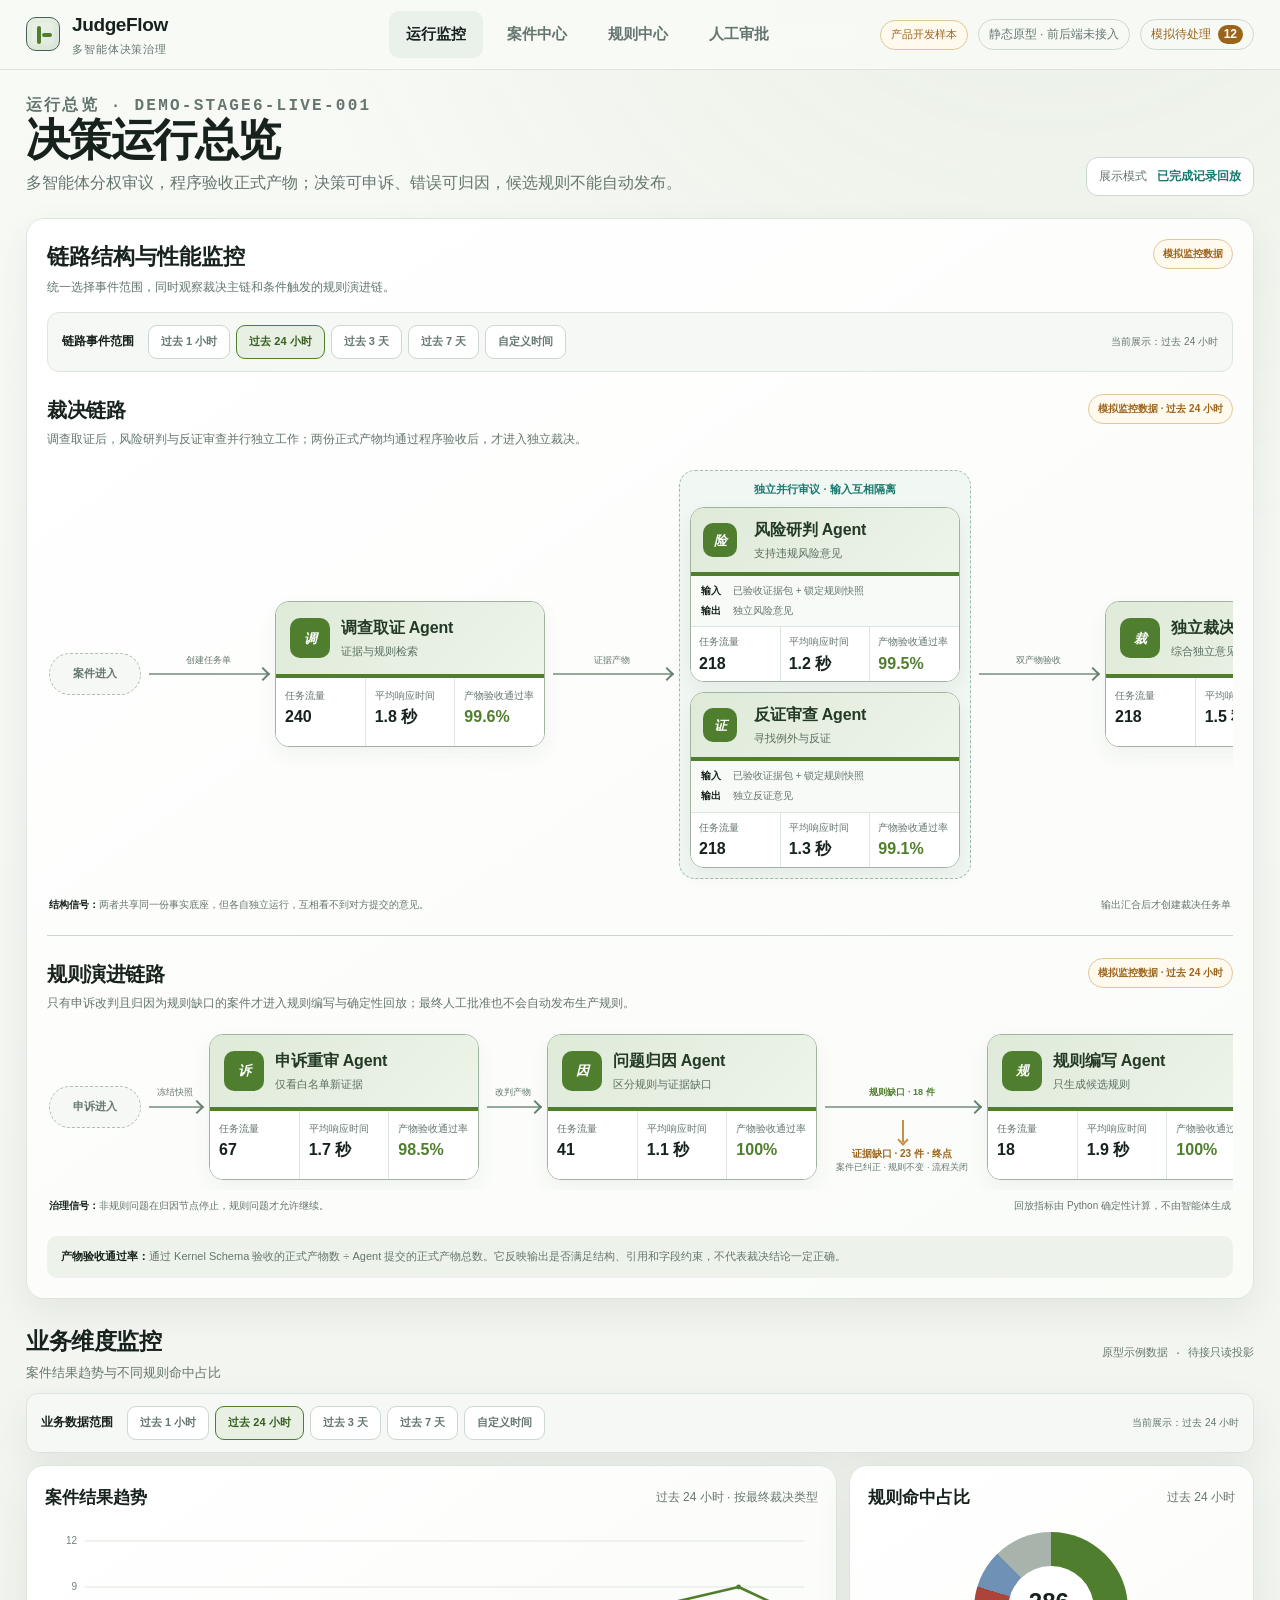
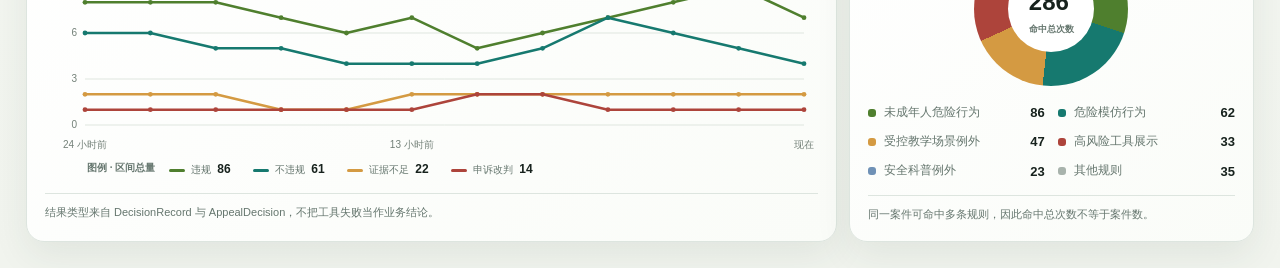
<file: frontend/product-concept.html>
<!--
  JudgeFlow 比赛 Demo 产品开发样本

  状态：已确认的目标态页面样本；不是当前已开发前端。
  用途：指导下一轮产品化页面、只读投影接口和前后端联调。
  数据：除明确的主演示内容外，批量案件、监控、审批和回放数据均为静态模拟数据。
  边界：不得把本文件中的动画、计数或状态当作真实运行证据；正式页面必须由现有
        Case、WorkOrder、Artifact、DomainEvent、Policy、ReplayRun 和 AgentTeams
        资源经 JudgeFlow 后端投影后驱动。
  术语：用户可见名称统一使用“规则”；程序字段继续保留 Policy / policy_*。
  交接：实现前完整阅读 docs/JudgeFlow-产品化页面开发交接.md。
-->
<!doctype html>
<html lang="zh-CN">
<head>
  <meta charset="utf-8">
  <meta name="viewport" content="width=device-width, initial-scale=1">
  <title>JudgeFlow · 产品开发样本（静态原型）</title>
  <meta name="description" content="JudgeFlow 比赛 Demo 产品开发样本；前后端尚未接入">
  <style>
    :root {
      --bg: #f3f5ef;
      --surface: #ffffff;
      --surface-2: #f5f8f3;
      --surface-3: #eaf1eb;
      --line: #ccd8cf;
      --line-soft: #dde5df;
      --text: #17221d;
      --muted: #65766e;
      --lime: #4f7f2e;
      --lime-dark: #dfead8;
      --cyan: #16796f;
      --amber: #9b641b;
      --red: #ad443b;
      --blue: #326ba8;
      --paper: #f8faf6;
      --ink: #15201c;
      --shadow: 0 14px 36px rgba(39,62,49,.08);
      --radius: 18px;
    }
    * { box-sizing: border-box; }
    html { background: var(--bg); }
    body {
      margin: 0;
      min-width: 320px;
      background:
        radial-gradient(circle at 82% -10%, rgba(79,127,46,.09), transparent 34%),
        linear-gradient(180deg, #f8faf6 0, #f1f4ee 100%);
      color: var(--text);
      font: 14px/1.55 Inter, ui-sans-serif, -apple-system, BlinkMacSystemFont, "Segoe UI", "PingFang SC", sans-serif;
    }
    button, input, select { font: inherit; }
    button { color: inherit; }
    button:focus-visible, input:focus-visible, select:focus-visible {
      outline: 2px solid var(--lime);
      outline-offset: 2px;
    }
    .app { min-height: 100vh; }
    .topbar {
      position: sticky;
      top: 0;
      z-index: 30;
      display: grid;
      grid-template-columns: 270px minmax(420px, 1fr) auto;
      align-items: center;
      height: 70px;
      padding: 0 26px;
      border-bottom: 1px solid var(--line-soft);
      background: rgba(248,250,246,.92);
      backdrop-filter: blur(18px);
    }
    .brand { display: flex; align-items: center; gap: 12px; min-width: 0; }
    .brand-mark {
      position: relative;
      width: 34px;
      height: 34px;
      border: 1px solid #466057;
      border-radius: 10px;
      background: linear-gradient(145deg, #edf3e8, #dfe8df);
      box-shadow: inset 0 0 0 5px rgba(79,127,46,.04);
    }
    .brand-mark::before, .brand-mark::after {
      content: "";
      position: absolute;
      background: var(--lime);
      border-radius: 8px;
    }
    .brand-mark::before { width: 4px; height: 18px; left: 10px; top: 8px; }
    .brand-mark::after { width: 10px; height: 4px; right: 7px; top: 15px; }
    .brand strong { display: block; font-size: 16px; letter-spacing: -.02em; }
    .brand small { display: block; color: var(--muted); font-size: 10px; letter-spacing: .08em; text-transform: uppercase; }
    .nav { display: flex; justify-content: center; gap: 7px; }
    .nav button {
      border: 0;
      border-radius: 10px;
      background: transparent;
      color: var(--muted);
      padding: 10px 14px;
      cursor: pointer;
      font-weight: 650;
    }
    .nav button:hover { color: var(--text); background: var(--surface-2); }
    .nav button.active { color: var(--text); background: var(--surface-3); }
    .top-status { display: flex; align-items: center; justify-content: flex-end; gap: 10px; }
    .live-chip, .pending-chip {
      display: inline-flex;
      align-items: center;
      gap: 7px;
      min-height: 30px;
      padding: 5px 10px;
      border: 1px solid var(--line);
      border-radius: 999px;
      color: var(--muted);
      font-size: 11px;
      white-space: nowrap;
    }
    .live-dot { width: 7px; height: 7px; border-radius: 50%; background: var(--lime); box-shadow: 0 0 0 4px rgba(185,244,93,.1); }
    .pending-chip { color: var(--amber); cursor: pointer; background: transparent; }
    .pending-chip b { color: #fff; background: var(--amber); border-radius: 12px; padding: 0 6px; }
    .mock-chip { display: inline-flex; align-items: center; gap: 6px; min-height: 30px; padding: 5px 10px; border: 1px solid #dfc69d; border-radius: 999px; background: #fff9ee; color: var(--amber); font-size: 11px; white-space: nowrap; }
    main { max-width: 1540px; margin: 0 auto; padding: 26px; }
    .view { display: none; animation: enter .18s ease-out; }
    .view.active { display: block; }
    @keyframes enter { from { opacity: .2; transform: translateY(4px); } to { opacity: 1; transform: none; } }
    .page-head { display: flex; align-items: flex-end; justify-content: space-between; gap: 24px; margin-bottom: 22px; }
    .eyebrow { margin: 0 0 6px; color: var(--lime); font: 700 10px/1.3 ui-monospace, SFMono-Regular, Menlo, monospace; letter-spacing: .14em; text-transform: uppercase; }
    h1, h2, h3, p { margin-top: 0; }
    h1 { margin-bottom: 6px; font-size: clamp(27px, 3vw, 42px); line-height: 1.08; letter-spacing: -.04em; }
    .page-head p { margin: 0; color: var(--muted); max-width: 750px; }
    .mode {
      display: flex;
      align-items: center;
      gap: 10px;
      padding: 10px 12px;
      border: 1px solid var(--line);
      border-radius: 12px;
      background: var(--surface);
      color: var(--muted);
      font: 11px ui-monospace, SFMono-Regular, Menlo, monospace;
      white-space: nowrap;
    }
    .mode strong { color: var(--cyan); }
    .panel { border: 1px solid var(--line-soft); border-radius: var(--radius); background: linear-gradient(145deg, #fff, #fafcf8); box-shadow: var(--shadow); }
    .overview-grid { display: grid; grid-template-columns: minmax(0, 1.65fr) minmax(330px, .8fr); gap: 16px; }
    .hero-panel { min-height: 305px; padding: 26px; overflow: hidden; position: relative; }
    .hero-panel::after {
      content: "";
      position: absolute;
      width: 320px;
      height: 320px;
      right: -130px;
      top: -160px;
      border: 1px solid rgba(185,244,93,.14);
      border-radius: 50%;
      box-shadow: 0 0 0 55px rgba(185,244,93,.025), 0 0 0 110px rgba(185,244,93,.018);
    }
    .hero-top { position: relative; z-index: 1; display: flex; justify-content: space-between; gap: 20px; }
    .hero-top h2 { max-width: 800px; margin-bottom: 12px; font-size: clamp(25px, 3vw, 42px); line-height: 1.1; letter-spacing: -.04em; font-weight: 620; }
    .hero-top h2 span { color: var(--lime); }
    .hero-top p { max-width: 720px; color: var(--muted); font-size: 15px; }
    .trust-row { position: relative; z-index: 1; display: grid; grid-template-columns: repeat(3, 1fr); gap: 10px; margin-top: 28px; }
    .trust {
      padding: 13px;
      border: 1px solid var(--line);
      border-radius: 12px;
      background: rgba(247,250,245,.82);
    }
    .trust b { display: block; margin-bottom: 3px; font-size: 12px; }
    .trust span { color: var(--muted); font-size: 11px; }
    .check { color: var(--lime); margin-right: 5px; }
    .hero-action { display: flex; align-items: center; gap: 10px; margin-top: 20px; position: relative; z-index: 1; }
    .primary, .secondary, .ghost {
      border: 1px solid transparent;
      border-radius: 10px;
      padding: 10px 14px;
      cursor: pointer;
      font-weight: 750;
    }
    .primary { color: #fff; background: var(--lime); }
    .primary:hover { background: #416f24; }
    .secondary { border-color: var(--line); background: var(--surface-3); }
    .secondary:hover { border-color: #405950; }
    .ghost { border-color: var(--line); background: transparent; color: var(--muted); }
    .ghost:hover { color: var(--text); }
    .agent-panel { padding: 20px; }
    .panel-title { display: flex; align-items: center; justify-content: space-between; gap: 10px; margin-bottom: 16px; }
    .panel-title h3 { margin: 0; font-size: 15px; }
    .panel-title span { color: var(--muted); font-size: 11px; }
    .agent-group { margin-top: 14px; }
    .group-label { display: flex; justify-content: space-between; color: var(--muted); font-size: 10px; text-transform: uppercase; letter-spacing: .1em; margin-bottom: 7px; }
    .agent-row { display: flex; align-items: center; gap: 9px; min-height: 36px; padding: 7px 9px; border-radius: 9px; background: #f6f8f4; margin-top: 5px; }
    .avatar { display: grid; place-items: center; width: 23px; height: 23px; border-radius: 7px; background: #e2eee8; color: var(--cyan); font-size: 9px; font-weight: 800; }
    .agent-row strong { flex: 1; font-size: 11px; overflow: hidden; text-overflow: ellipsis; white-space: nowrap; }
    .state { display: inline-flex; align-items: center; gap: 5px; font-size: 10px; color: var(--muted); }
    .state::before { content: ""; width: 6px; height: 6px; border-radius: 50%; background: #60726b; }
    .state.running { color: var(--lime); }
    .state.running::before { background: var(--lime); box-shadow: 0 0 0 3px rgba(185,244,93,.08); }
    .state.active { color: var(--cyan); }
    .state.active::before { background: var(--cyan); }
    .metric-grid { display: grid; grid-template-columns: repeat(4, 1fr); gap: 12px; margin-top: 16px; }
    .metric { padding: 17px; }
    .metric .label { color: var(--muted); font-size: 11px; }
    .metric strong { display: block; margin: 9px 0 4px; font-size: 30px; line-height: 1; letter-spacing: -.05em; }
    .metric small { color: var(--muted); }
    .metric small.good { color: var(--lime); }
    .charts-grid { display: grid; grid-template-columns: minmax(0, 2fr) minmax(320px, 1fr); gap: 12px; margin-top: 12px; }
    .chart-card { padding: 18px; min-height: 310px; }
    .line-chart-wrap { position: relative; min-height: 228px; }
    .line-chart-wrap canvas { display: block; width: 100%; height: 228px; }
    .line-chart-legend { display: flex; flex-wrap: wrap; gap: 14px; margin: 5px 0 0 42px; color: var(--muted); font-size: 10px; }
    .line-chart-legend .legend-caption { color: var(--muted); font-size: 10px; }
    .line-chart-legend span { display: inline-flex; align-items: center; gap: 6px; }
    .line-chart-legend i { width: 16px; height: 3px; border-radius: 2px; background: var(--lime); }
    .line-chart-legend b { min-width: 22px; color: var(--text); font-size: 12px; }
    .line-chart-legend i.cyan { background: var(--cyan); }
    .line-chart-legend i.amber { background: #d49a42; }
    .line-chart-legend i.red { background: var(--red); }
    .policy-pie-layout { display: grid; justify-items: center; gap: 16px; min-height: 228px; padding-top: 5px; }
    .policy-pie { position: relative; display: grid; place-items: center; width: 154px; height: 154px; border-radius: 50%; background: conic-gradient(#4f7f2e 0 30%, #16796f 30% 52%, #d49a42 52% 69%, #ad443b 69% 81%, #6f91b6 81% 89%, #a8b3ac 89% 100%); }
    .policy-pie::after { content: ""; position: absolute; inset: 34px; border-radius: 50%; background: #fff; }
    .policy-pie strong { position: relative; z-index: 1; font-size: 24px; }
    .policy-pie strong small { display: block; color: var(--muted); font-size: 9px; text-align: center; }
    .policy-pie-legend { display: grid; grid-template-columns: 1fr 1fr; gap: 8px 13px; width: 100%; }
    .policy-pie-legend .legend-item { grid-template-columns: 8px minmax(0,1fr) auto; }
    .donut-layout { display: flex; align-items: center; justify-content: center; gap: 22px; min-height: 175px; }
    .donut { position: relative; display: grid; place-items: center; width: 132px; height: 132px; flex: 0 0 auto; border-radius: 50%; background: conic-gradient(#4f7f2e 0 66.67%, #d49a42 66.67% 100%); }
    .donut::after { content: ""; position: absolute; inset: 24px; border-radius: 50%; background: #fff; }
    .donut strong { position: relative; z-index: 1; font-size: 28px; letter-spacing: -.05em; }
    .donut strong small { display: block; color: var(--muted); font-size: 9px; letter-spacing: 0; text-align: center; font-weight: 600; }
    .legend-list { display: grid; gap: 10px; }
    .legend-item { display: grid; grid-template-columns: 9px 1fr auto; gap: 8px; align-items: center; color: var(--muted); font-size: 10px; }
    .legend-item i { width: 8px; height: 8px; border-radius: 3px; background: var(--lime); }
    .legend-item i.amber { background: #d49a42; }
    .legend-item i.red { background: var(--red); }
    .legend-item i.cyan { background: var(--cyan); }
    .legend-item b { color: var(--text); font-size: 11px; }
    .bar-chart { display: grid; gap: 13px; padding-top: 6px; }
    .bar-row { display: grid; grid-template-columns: 82px 1fr 30px; gap: 10px; align-items: center; }
    .bar-row label { color: var(--muted); font-size: 10px; }
    .bar-track { height: 12px; overflow: hidden; border-radius: 5px; background: #e8eee9; }
    .bar-fill { height: 100%; min-width: 4px; border-radius: inherit; background: linear-gradient(90deg, #4f7f2e, #77a94e); }
    .bar-fill.cyan { background: linear-gradient(90deg, #16796f, #4da69d); }
    .bar-fill.amber { background: linear-gradient(90deg, #b07827, #d7a254); }
    .bar-fill.red { background: linear-gradient(90deg, #ad443b, #d56b61); }
    .bar-row b { font-size: 11px; text-align: right; }
    .agent-chart { display: grid; align-content: center; min-height: 170px; }
    .stacked-bar { display: flex; height: 28px; overflow: hidden; border-radius: 8px; background: #e8eee9; }
    .stacked-bar span { display: grid; place-items: center; color: #fff; font-size: 8px; font-weight: 800; }
    .stacked-bar .run { width: 8.33%; background: #4f7f2e; }
    .stacked-bar .sleep { width: 83.34%; background: #8fa198; }
    .stacked-bar .human { width: 8.33%; background: #16796f; }
    .agent-chart .legend-list { grid-template-columns: repeat(3, 1fr); margin-top: 18px; }
    .chart-foot { margin: 13px 0 0; color: var(--muted); font-size: 9px; border-top: 1px solid var(--line-soft); padding-top: 10px; }
    .monitor-heading { display: flex; align-items: center; justify-content: space-between; gap: 16px; margin: 24px 0 10px; }
    .monitor-heading h2 { margin: 0; font-size: 19px; letter-spacing: -.02em; }
    .monitor-heading p { margin: 2px 0 0; color: var(--muted); font-size: 10px; }
    .monitor-heading span { color: var(--muted); font: 9px ui-monospace, monospace; }
    .agent-monitor-grid { display: grid; grid-template-columns: 1fr 1.35fr 1fr; gap: 12px; }
    .token-empty { display: grid; place-items: center; min-height: 156px; border: 1px dashed #bdcbc0; border-radius: 12px; background: #f8faf7; text-align: center; padding: 18px; }
    .token-empty strong { display: block; font-size: 22px; color: var(--muted); }
    .token-empty p { max-width: 230px; margin: 7px 0 0; color: var(--muted); font-size: 9px; }
    .token-fields { display: grid; grid-template-columns: repeat(3, 1fr); gap: 6px; margin-top: 10px; }
    .token-fields span { padding: 8px 4px; border-radius: 8px; background: #edf2ee; color: var(--muted); text-align: center; font-size: 8px; }
    .flow-strip { display: grid; grid-template-columns: repeat(6, 1fr); gap: 1px; margin-top: 16px; overflow: hidden; }
    .flow-step { min-height: 90px; padding: 15px; background: var(--surface); border-right: 1px solid var(--line-soft); }
    .flow-step:first-child { border-radius: var(--radius) 0 0 var(--radius); }
    .flow-step:last-child { border-radius: 0 var(--radius) var(--radius) 0; border: 0; }
    .flow-step span { color: var(--muted); font: 10px ui-monospace, monospace; }
    .flow-step b { display: block; margin: 8px 0 3px; font-size: 12px; }
    .flow-step em { color: var(--lime); font-size: 10px; font-style: normal; }
    .flow-step.current { background: linear-gradient(145deg, #edf5e8, #e4efe0); box-shadow: inset 0 3px 0 var(--lime); }
    .section-grid { display: grid; grid-template-columns: 1.2fr .8fr; gap: 16px; margin-top: 16px; }
    .activity, .governance { padding: 20px; }
    .event { display: grid; grid-template-columns: 86px 18px 1fr; gap: 8px; align-items: start; padding: 10px 0; border-top: 1px solid var(--line-soft); }
    .event:first-of-type { border-top: 0; }
    .event time { color: var(--muted); font: 10px ui-monospace, monospace; }
    .event-dot { width: 8px; height: 8px; margin-top: 4px; border-radius: 50%; background: var(--cyan); box-shadow: 0 0 0 4px rgba(98,223,203,.06); }
    .event b { display: block; font-size: 11px; }
    .event p { margin: 2px 0 0; color: var(--muted); font-size: 11px; }
    .gate { padding: 14px; border: 1px solid #dfcaa6; border-radius: 12px; background: #fff9ee; }
    .gate strong { display: flex; justify-content: space-between; gap: 10px; color: var(--amber); }
    .gate p { margin: 8px 0 12px; color: var(--muted); font-size: 11px; }
    .gate .primary { width: 100%; }
    .tiny-note { margin: 12px 0 0; color: var(--muted); font-size: 10px; }
    .toolbar { display: grid; grid-template-columns: minmax(220px, 1fr) 180px auto; gap: 10px; margin-bottom: 14px; }
    #cases .toolbar { grid-template-columns: minmax(240px, 1fr) 180px 220px auto; }
    .search, .filter {
      width: 100%;
      border: 1px solid var(--line);
      border-radius: 11px;
      background: var(--surface);
      color: var(--text);
      padding: 11px 13px;
    }
    .search::placeholder { color: #687d74; }
    .table-panel { overflow: hidden; }
    .table-wrap { overflow-x: auto; }
    table { width: 100%; border-collapse: collapse; min-width: 900px; }
    th, td { padding: 14px 16px; border-bottom: 1px solid var(--line-soft); text-align: left; }
    th { color: var(--muted); font-size: 10px; letter-spacing: .08em; text-transform: uppercase; background: #f3f6f2; }
    td { font-size: 12px; }
    tbody tr { cursor: pointer; transition: background .12s ease; }
    tbody tr:hover { background: #f0f7f3; }
    tbody tr:last-child td { border-bottom: 0; }
    .case-code { font: 700 11px ui-monospace, SFMono-Regular, Menlo, monospace; color: var(--text); }
    .policy-link-list { display: flex; flex-wrap: wrap; gap: 5px; max-width: 390px; }
    .policy-cell-link { display: inline-flex; margin: 0; padding: 4px 7px; border: 1px solid #c8ddd6; border-radius: 7px; background: #eff7f4; color: var(--cyan); font-size: 10px; font-weight: 750; text-align: left; cursor: pointer; }
    .policy-cell-link:hover { text-decoration: underline; text-underline-offset: 3px; }
    #cases th:nth-child(4), #cases th:nth-child(5), #cases td:nth-child(4), #cases td:nth-child(5) { white-space: nowrap; }
    .table-pagination { display: flex; align-items: center; justify-content: space-between; gap: 14px; padding: 12px 16px; border-top: 1px solid var(--line-soft); background: #f8faf7; }
    .table-pagination > span { color: var(--muted); font-size: 11px; }
    .pagination-controls { display: flex; align-items: center; gap: 6px; }
    .pagination-controls button { min-width: 34px; height: 34px; padding: 0 9px; border: 1px solid var(--line); border-radius: 8px; background: #fff; color: var(--muted); cursor: pointer; font-size: 11px; }
    .pagination-controls button:hover:not(:disabled) { border-color: var(--lime); color: var(--text); }
    .pagination-controls button.active { border-color: var(--lime); background: #e7f0e2; color: #355d20; font-weight: 800; }
    .pagination-controls button:disabled { opacity: .42; cursor: not-allowed; }
    .pagination-size { display: inline-flex; align-items: center; gap: 6px; color: var(--muted); font-size: 10px; }
    .pagination-size select { height: 34px; border: 1px solid var(--line); border-radius: 8px; background: #fff; color: var(--text); padding: 0 7px; }
    .sub { display: block; color: var(--muted); font-size: 10px; margin-top: 3px; }
    .badge { display: inline-flex; align-items: center; padding: 4px 7px; border-radius: 7px; font-size: 9px; font-weight: 800; letter-spacing: .03em; }
    .badge.green { color: var(--lime); background: rgba(185,244,93,.09); }
    .badge.cyan { color: var(--cyan); background: rgba(98,223,203,.09); }
    .badge.amber { color: var(--amber); background: rgba(244,199,109,.1); }
    .badge.red { color: var(--red); background: rgba(255,133,121,.09); }
    .badge.gray { color: #a3b1ab; background: rgba(163,177,171,.08); }
    .empty-row { display: none; text-align: center; color: var(--muted); padding: 35px; }
    .detail-head { margin-bottom: 14px; }
    .back { border: 0; background: transparent; color: var(--muted); cursor: pointer; padding: 0; margin-bottom: 12px; }
    .back:hover { color: var(--text); }
    .case-title { display: flex; align-items: center; gap: 10px; flex-wrap: wrap; }
    .case-title h1 { margin: 0; font-size: 29px; }
    .case-meta { display: flex; flex-wrap: wrap; gap: 18px; margin-top: 9px; color: var(--muted); font-size: 11px; }
    .case-meta code { color: var(--cyan); }
    .detail-grid { display: grid; grid-template-columns: 230px minmax(450px, 1fr) 330px; gap: 14px; align-items: start; }
    .org-rail, .process, .inspector { padding: 16px; }
    .org-node { padding: 10px; border: 1px solid var(--line-soft); border-radius: 10px; background: #f7f9f6; margin-top: 7px; }
    .org-node b { display: flex; align-items: center; justify-content: space-between; gap: 8px; font-size: 10px; }
    .org-node p { margin: 4px 0 0; color: var(--muted); font-size: 9px; }
    .org-node.dim { opacity: .5; }
    .process-header { display: flex; justify-content: space-between; align-items: center; gap: 10px; margin-bottom: 18px; }
    .process-header h3 { margin: 0; }
    .process-header span { color: var(--cyan); font: 9px ui-monospace, monospace; }
    .process-lane { position: relative; padding-left: 26px; }
    .process-lane::before { content: ""; position: absolute; left: 9px; top: 8px; bottom: 8px; width: 1px; background: #375047; }
    .process-node {
      position: relative;
      display: grid;
      grid-template-columns: 28px 1fr auto;
      gap: 10px;
      align-items: center;
      min-height: 60px;
      padding: 10px;
      margin: 9px 0;
      border: 1px solid var(--line-soft);
      border-radius: 11px;
      background: #fafbf9;
      cursor: pointer;
    }
    .process-node::before { content: ""; position: absolute; left: -21px; top: 27px; width: 20px; height: 1px; background: #375047; }
    .process-node:hover, .process-node.selected { border-color: #506b61; background: var(--surface-3); }
    .process-node.selected { box-shadow: inset 3px 0 0 var(--lime); }
    .node-icon { display: grid; place-items: center; width: 28px; height: 28px; border-radius: 8px; background: #e4eee1; color: var(--lime); font-size: 10px; font-weight: 850; }
    .node-copy b { display: block; font-size: 11px; }
    .node-copy span { color: var(--muted); font-size: 9px; }
    .parallel {
      margin: 10px 0 10px 26px;
      padding: 10px;
      border: 1px dashed #3c564d;
      border-radius: 13px;
      background: #f4faf7;
    }
    .parallel-label { color: var(--cyan); font: 9px ui-monospace, monospace; letter-spacing: .08em; }
    .parallel-grid { display: grid; grid-template-columns: 1fr 1fr; gap: 8px; }
    .parallel .process-node { grid-template-columns: 23px 1fr; min-height: 68px; margin-bottom: 0; }
    .parallel .process-node::before { display: none; }
    .parallel .node-icon { width: 23px; height: 23px; }
    .fork-proof { display: flex; gap: 6px; flex-wrap: wrap; margin: 9px 0 0; }
    .fork-proof span { padding: 3px 6px; border-radius: 6px; background: rgba(98,223,203,.07); color: var(--cyan); font-size: 8px; }
    .branch-box { margin: 12px 0 12px 26px; padding: 10px; border: 1px solid var(--line-soft); border-radius: 12px; }
    .branch-grid { display: grid; grid-template-columns: 1fr 1fr; gap: 8px; margin-top: 8px; }
    .branch { padding: 11px; border-radius: 10px; background: #f8faf7; cursor: pointer; }
    .branch.policy { border: 1px solid rgba(244,199,109,.36); }
    .branch.closed { border: 1px solid var(--line-soft); opacity: .62; }
    .branch b { display: block; margin-bottom: 4px; font-size: 10px; }
    .branch span { color: var(--muted); font-size: 9px; }
    .agent-flowchart { display: grid; justify-items: center; gap: 8px; }
    .agent-stage { width: min(100%, 590px); border: 1px solid var(--line); border-radius: 13px; background: #fff; overflow: hidden; cursor: pointer; transition: .15s ease; }
    .agent-stage:hover, .agent-stage.selected { border-color: #78966d; box-shadow: 0 8px 24px rgba(51,86,59,.08); }
    .agent-stage.selected { box-shadow: inset 4px 0 0 var(--lime), 0 8px 24px rgba(51,86,59,.08); }
    .agent-stage.coordinator { background: #f5f8f4; border-style: dashed; }
    .agent-stage.human-stage { background: #fff9ee; border-color: #dfc69d; }
    .agent-stage-head { display: grid; grid-template-columns: 34px 1fr auto; align-items: center; gap: 10px; padding: 10px 12px; border-bottom: 1px solid var(--line-soft); }
    .agent-stage-head .avatar { width: 30px; height: 30px; }
    .agent-stage-head b { display: block; font-size: 11px; }
    .agent-stage-head small { display: block; color: var(--muted); font-size: 8px; }
    .io-grid { display: grid; grid-template-columns: 1fr 1fr; }
    .io-box { padding: 10px 12px; min-height: 63px; }
    .io-box + .io-box { border-left: 1px solid var(--line-soft); background: #f7faf7; }
    .io-box label { display: block; margin-bottom: 5px; color: var(--muted); font-size: 8px; text-transform: uppercase; letter-spacing: .08em; }
    .io-box p { margin: 0; font-size: 9px; }
    .flow-arrow { color: #7d9187; font-size: 18px; line-height: 1; }
    .parallel-agents { width: 100%; display: grid; grid-template-columns: 1fr auto 1fr; align-items: center; gap: 8px; padding: 10px; border: 1px dashed #a9c5b9; border-radius: 15px; background: #f4faf7; }
    .parallel-agents .agent-stage { width: 100%; }
    .parallel-divider { display: grid; place-items: center; color: var(--cyan); font-size: 9px; writing-mode: vertical-rl; letter-spacing: .08em; }
    .flow-gate { padding: 5px 9px; border-radius: 999px; background: #e6f0e2; color: var(--lime); font-size: 8px; font-weight: 800; }
    .policy-table-row { cursor: pointer; }
    .policy-layout { display: grid; grid-template-columns: 1fr 1fr; gap: 14px; }
    .policy-card { padding: 18px; }
    .policy-rule { padding: 12px 0; border-top: 1px solid var(--line-soft); }
    .policy-rule:first-of-type { border-top: 0; }
    .policy-rule label { display: block; color: var(--muted); font-size: 9px; text-transform: uppercase; letter-spacing: .08em; }
    .policy-rule p { margin: 5px 0 0; font-size: 11px; }
    .condition-list { display: grid; gap: 7px; margin-top: 9px; }
    .condition { display: flex; align-items: center; gap: 8px; padding: 9px; border: 1px solid var(--line-soft); border-radius: 9px; background: #f7faf7; font-size: 9px; }
    .condition i { display: grid; place-items: center; width: 20px; height: 20px; border-radius: 6px; background: #e6efe2; color: var(--lime); font-style: normal; font-weight: 800; }
    .version-timeline { display: grid; gap: 10px; }
    .version-item { position: relative; padding: 12px 12px 12px 28px; border: 1px solid var(--line-soft); border-radius: 11px; }
    .version-item::before { content: ""; position: absolute; left: 12px; top: 17px; width: 7px; height: 7px; border-radius: 50%; background: var(--lime); }
    .version-item.candidate::before { background: var(--amber); }
    .version-item b { display: block; font-size: 11px; }
    .version-item p { margin: 4px 0 0; color: var(--muted); font-size: 9px; }
    .policy-detail-primary { display: grid; grid-template-columns: 1fr; gap: 16px; margin-bottom: 16px; }
    .policy-detail-secondary { display: grid; grid-template-columns: 1.25fr .75fr; gap: 16px; }
    .policy-question-card { padding: 22px; }
    .policy-question { margin: 0 0 14px; color: var(--text); font-size: 18px; font-weight: 850; letter-spacing: -.015em; }
    .policy-purpose-title { max-width: 780px; margin: 0; font-size: 17px; font-weight: 720; line-height: 1.65; letter-spacing: 0; }
    .policy-purpose-copy { max-width: 780px; margin: 9px 0 0; color: var(--muted); font-size: 13px; line-height: 1.7; }
    .policy-role-strip { display: flex; align-items: center; flex-wrap: wrap; gap: 7px; margin-top: 20px; padding-top: 16px; border-top: 1px solid var(--line-soft); }
    .policy-role-strip span { padding: 7px 10px; border-radius: 8px; background: #edf4e9; color: #3f6630; font-size: 12px; font-weight: 750; }
    .policy-role-strip i { color: #829287; font-style: normal; }
    .policy-usage-grid { display: grid; grid-template-columns: repeat(4, 1fr); gap: 8px; margin-top: 13px; }
    .policy-timebar { margin-top: 2px; margin-bottom: 14px; }
    .policy-usage-stat { min-height: 88px; padding: 13px; border: 1px solid var(--line-soft); border-radius: 11px; background: #f7faf6; }
    .policy-usage-stat label { display: block; color: var(--muted); font-size: 12px; }
    .policy-usage-stat strong { display: block; margin-top: 7px; font-size: 22px; line-height: 1.1; }
    .policy-usage-stat small { display: block; margin-top: 5px; color: var(--muted); font-size: 11px; }
    .policy-logic-columns { display: grid; grid-template-columns: 1fr 1fr; gap: 12px; margin-top: 14px; }
    .policy-logic-box { padding: 15px; border: 1px solid var(--line-soft); border-radius: 12px; background: #f7faf6; }
    .policy-logic-box.exception { background: #fff9ee; }
    .policy-logic-box h4 { margin: 0 0 4px; font-size: 14px; }
    .policy-logic-box > p { margin: 0 0 10px; color: var(--muted); font-size: 11px; }
    .policy-version-summary { display: grid; gap: 10px; margin-top: 13px; }
    .policy-version-row { padding: 13px; border: 1px solid var(--line-soft); border-radius: 11px; }
    .policy-version-row.current { background: #f1f7ed; }
    .policy-version-row.candidate { background: #fff9ee; }
    .policy-version-row b { display: block; font-size: 13px; }
    .policy-version-row p { margin: 5px 0 0; color: var(--muted); font-size: 11px; line-height: 1.55; }
    .policy-tech-note { margin: 12px 0 0; color: var(--muted); font-size: 10px; line-height: 1.55; }
    .inspector { position: sticky; top: 86px; }
    .inspect-kicker { color: var(--lime); font: 700 9px ui-monospace, monospace; letter-spacing: .1em; }
    .inspector h3 { margin: 8px 0 4px; font-size: 18px; }
    .inspector > p { color: var(--muted); font-size: 10px; }
    .inspect-block { padding: 11px 0; border-top: 1px solid var(--line-soft); }
    .inspect-block label { display: block; margin-bottom: 6px; color: var(--muted); font-size: 9px; text-transform: uppercase; letter-spacing: .08em; }
    .inspect-block p { margin: 0; font-size: 10px; }
    .ref-list { display: flex; gap: 5px; flex-wrap: wrap; }
    .ref-list code { padding: 4px 6px; border-radius: 6px; background: #edf3ef; color: var(--cyan); font-size: 8px; }
    .accept-chain { display: grid; grid-template-columns: repeat(3, 1fr); gap: 5px; }
    .accept-chain span { position: relative; padding: 7px 3px; border-radius: 7px; background: rgba(185,244,93,.065); color: var(--lime); text-align: center; font-size: 8px; }
    .accept-chain span:not(:last-child)::after { content: "›"; position: absolute; right: -5px; color: var(--muted); }
    .drawer-button { width: 100%; margin-top: 12px; }
    .review-layout { display: grid; grid-template-columns: 360px 1fr; gap: 16px; }
    .review-list { padding: 12px; }
    .review-card { padding: 14px; border: 1px solid #dfc69d; border-radius: 12px; background: #fff9ef; cursor: pointer; }
    .review-card:hover { border-color: var(--amber); }
    .review-card.active { border: 2px solid var(--amber); background: #fff5df; box-shadow: 0 7px 18px rgba(116,79,25,.08); }
    .review-card-head { display: flex; justify-content: space-between; gap: 10px; }
    .review-card h3 { margin: 8px 0 5px; font-size: 14px; }
    .review-card p { margin: 0; color: var(--muted); font-size: 10px; }
    .review-list-note { margin: 8px 0 12px; color: var(--muted); font-size: 11px; }
    .review-list-scroll { display: grid; gap: 9px; max-height: 700px; overflow-y: auto; padding-right: 4px; }
    .review-evidence { display: grid; grid-template-columns: .8fr 1.2fr; gap: 12px; padding: 16px; }
    .appeal-story, .diff-card, .replay-card, .approval-card { border: 1px solid var(--line-soft); border-radius: 13px; padding: 15px; background: #f8faf7; }
    .appeal-story h3, .diff-card h3, .replay-card h3, .approval-card h3 { margin: 5px 0 8px; font-size: 15px; }
    .appeal-story p, .diff-card p, .replay-card p, .approval-card p { color: var(--muted); font-size: 10px; }
    .verdict-shift { display: grid; grid-template-columns: 1fr auto 1fr; gap: 8px; align-items: center; margin-top: 14px; }
    .verdict { padding: 10px; border-radius: 9px; background: var(--surface-2); text-align: center; }
    .verdict strong { display: block; font-size: 10px; }
    .verdict span { color: var(--muted); font-size: 8px; }
    .arrow { color: var(--lime); }
    .diff-card { grid-column: 2; grid-row: 1 / span 2; }
    .diff-line { display: grid; grid-template-columns: 74px 1fr; gap: 8px; padding: 9px 0; border-top: 1px solid var(--line-soft); font-size: 9px; }
    .diff-line:first-of-type { border-top: 0; }
    .diff-line b { color: var(--muted); }
    .diff-line.add span { color: var(--lime); }
    .replay-card { grid-column: 1 / -1; }
    .replay-columns { display: grid; grid-template-columns: repeat(3, 1fr); gap: 8px; margin-top: 10px; }
    .replay-signal { padding: 11px; border: 1px solid var(--line-soft); border-radius: 10px; }
    .replay-signal label { color: var(--muted); font-size: 8px; }
    .replay-signal strong { display: block; margin: 5px 0 2px; font-size: 12px; }
    .replay-signal span { color: var(--muted); font-size: 8px; }
    .approval-card { grid-column: 1 / -1; display: flex; align-items: center; justify-content: space-between; gap: 18px; border-color: rgba(185,244,93,.22); }
    .approval-actions { display: flex; gap: 8px; }
    .review-evidence { display: block; }
    .approval-context { display: flex; align-items: center; justify-content: space-between; gap: 18px; margin-bottom: 14px; padding: 14px 16px; border: 1px solid var(--line-soft); border-radius: 12px; background: #f4f7f3; }
    .approval-context b { display: block; font-size: 14px; }
    .approval-context p { margin: 3px 0 0; color: var(--muted); font-size: 12px; }
    .approval-context .verdict-shift { width: 270px; flex: 0 0 270px; margin: 0; }
    .approval-compare { display: grid; grid-template-columns: 1fr 1fr; gap: 14px; }
    .approval-basis { overflow: hidden; border: 1px solid var(--line); border-radius: 15px; background: #fff; }
    .approval-basis.change { border-top: 5px solid var(--amber); }
    .approval-basis.impact { border-top: 5px solid var(--cyan); }
    .approval-basis-head { display: grid; grid-template-columns: 46px 1fr; gap: 12px; align-items: center; padding: 17px 18px; border-bottom: 1px solid var(--line-soft); }
    .approval-basis-head > span { color: #9aab9f; font-size: 27px; font-weight: 850; line-height: 1; }
    .approval-basis-head h2 { margin: 0; font-size: 22px; }
    .approval-basis-head p { margin: 3px 0 0; color: var(--muted); font-size: 12px; }
    .approval-basis-body { padding: 18px; }
    .approval-summary { margin-bottom: 14px; padding: 13px 14px; border-radius: 11px; background: #fff8eb; }
    .impact .approval-summary { background: #edf7f5; }
    .approval-summary label { display: block; color: var(--muted); font-size: 11px; }
    .approval-summary strong { display: block; margin-top: 4px; font-size: 16px; line-height: 1.45; }
    .plain-change { margin: 0 0 15px; padding: 15px; border-radius: 12px; background: #fff4dc; font-size: 18px; font-weight: 850; line-height: 1.5; }
    .rule-before-after { display: grid; grid-template-columns: 1fr 1fr; gap: 9px; }
    .rule-version-box { padding: 13px; border: 1px solid var(--line-soft); border-radius: 11px; background: #f8faf7; }
    .rule-version-box.after { border-color: #d8bd8c; background: #fffaf0; }
    .rule-version-box label { display: block; margin-bottom: 8px; color: var(--muted); font-size: 11px; font-weight: 750; }
    .rule-version-box p { margin: 0; font-size: 13px; line-height: 1.6; }
    .change-detail { display: grid; gap: 8px; margin-top: 12px; }
    .change-detail div { display: grid; grid-template-columns: 88px 1fr; gap: 9px; padding-top: 9px; border-top: 1px solid var(--line-soft); font-size: 12px; }
    .change-detail b { color: var(--muted); }
    .change-detail .removed { color: #a45d28; font-weight: 750; }
    .impact-grid { display: grid; gap: 9px; }
    .impact-row { display: grid; grid-template-columns: 112px 1fr; gap: 12px; align-items: center; padding: 12px; border: 1px solid var(--line-soft); border-radius: 11px; }
    .impact-row label { color: var(--muted); font-size: 11px; }
    .impact-row strong { display: block; font-size: 15px; }
    .impact-row small { display: block; margin-top: 3px; color: var(--muted); font-size: 11px; }
    .impact-conclusion { margin: 13px 0 0; padding: 12px 13px; border-left: 4px solid var(--amber); background: #fff9ee; font-size: 12px; line-height: 1.6; }
    .impact-hero { padding: 17px; border-radius: 12px; background: #eaf6f3; text-align: center; }
    .impact-hero strong { display: block; color: var(--cyan); font-size: 38px; line-height: 1; }
    .impact-hero b { display: block; margin-top: 7px; font-size: 16px; }
    .impact-hero span { display: block; margin-top: 3px; color: var(--muted); font-size: 11px; }
    .impact-numbers { display: grid; grid-template-columns: repeat(3, 1fr); gap: 8px; margin-top: 10px; }
    .impact-number { padding: 12px 8px; border: 1px solid var(--line-soft); border-radius: 11px; text-align: center; }
    .impact-number label { display: block; color: var(--muted); font-size: 11px; }
    .impact-number strong { display: block; margin-top: 5px; font-size: 24px; }
    .plain-conclusion { margin: 12px 0 0; padding: 13px 14px; border-left: 4px solid var(--amber); background: #fff9ee; font-size: 14px; line-height: 1.6; }
    .plain-conclusion b { display: block; margin-bottom: 2px; font-size: 12px; }
    .replay-scope { display: grid; grid-template-columns: 1.45fr .55fr; gap: 9px; }
    .replay-scope > div { padding: 13px; border: 1px solid var(--line-soft); border-radius: 11px; background: #f7faf9; }
    .replay-scope label { display: block; color: var(--muted); font-size: 11px; }
    .replay-scope strong { display: block; margin-top: 5px; font-size: 16px; line-height: 1.35; }
    .replay-scope span { display: block; margin-top: 3px; color: var(--muted); font-size: 11px; }
    .replay-scope .replay-total strong { color: var(--cyan); font-size: 30px; }
    .replay-result-split { display: grid; grid-template-columns: 1fr 1fr; gap: 9px; margin-top: 10px; }
    .replay-result-card { padding: 14px; border: 1px solid var(--line-soft); border-radius: 11px; }
    .replay-result-card.affected { border-color: #d9bf92; background: #fffaf0; }
    .replay-result-card label { color: var(--muted); font-size: 11px; }
    .replay-result-card strong { display: block; margin-top: 4px; font-size: 28px; }
    .replay-result-card span { display: block; color: var(--muted); font-size: 11px; }
    .replay-direction { display: grid; grid-template-columns: 1fr 1fr; gap: 9px; margin-top: 9px; }
    .replay-direction-card { padding: 13px; border-radius: 11px; text-align: center; }
    .replay-direction-card.lighter { background: #edf6e9; color: #416b2c; }
    .replay-direction-card.heavier { background: #fff0ed; color: #985346; }
    .replay-direction-card label { display: block; font-size: 12px; font-weight: 800; }
    .replay-direction-card strong { display: block; margin: 5px 0 2px; font-size: 27px; }
    .replay-direction-card span { display: block; font-size: 11px; }
    .replay-equation { margin: 10px 0 0; color: var(--muted); font-size: 11px; text-align: center; }
    .approval-decision { margin-top: 14px; }
    .approval-policy-link { display: inline-flex; align-items: center; gap: 7px; margin-top: 6px; padding: 0; border: 0; background: transparent; color: var(--cyan); cursor: pointer; font-size: 12px; font-weight: 800; }
    .approval-policy-link:hover { text-decoration: underline; }
    .replay-detail-summary { display: grid; grid-template-columns: 1.25fr repeat(4, .75fr); gap: 10px; margin-bottom: 16px; }
    .replay-detail-stat { padding: 15px; }
    .replay-detail-stat label { display: block; color: var(--muted); font-size: 11px; }
    .replay-detail-stat strong { display: block; margin-top: 5px; font-size: 25px; }
    .replay-detail-stat.scope strong { font-size: 15px; line-height: 1.5; }
    .replay-detail-stat small { display: block; margin-top: 4px; color: var(--muted); font-size: 10px; }
    .replay-facts { min-width: 270px; color: var(--muted); font-size: 12px; line-height: 1.55; }
    .replay-verdict { font-weight: 800; white-space: nowrap; }
    .replay-verdict.violation { color: #a74d3e; }
    .replay-verdict.clear { color: var(--lime); }
    .replay-case-link { padding: 0; border: 0; background: transparent; color: var(--cyan); cursor: pointer; font: inherit; font-weight: 850; text-align: left; }
    .replay-case-link:hover { text-decoration: underline; }
    .warning-line { color: var(--amber) !important; }
    .drawer-backdrop { position: fixed; inset: 0; z-index: 60; background: rgba(1,6,4,.62); opacity: 0; pointer-events: none; transition: opacity .18s ease; }
    .drawer-backdrop.open { opacity: 1; pointer-events: auto; }
    .drawer {
      position: absolute;
      right: 0;
      top: 0;
      width: min(520px, 94vw);
      height: 100%;
      padding: 22px;
      overflow: auto;
      border-left: 1px solid var(--line);
      background: #fbfcf9;
      transform: translateX(100%);
      transition: transform .2s ease;
    }
    .drawer-backdrop.open .drawer { transform: none; }
    .drawer-head { display: flex; justify-content: space-between; gap: 10px; align-items: center; }
    .drawer-head h2 { margin: 0; font-size: 20px; }
    .close { width: 34px; height: 34px; border: 1px solid var(--line); border-radius: 9px; background: transparent; cursor: pointer; }
    .evidence-record { margin-top: 16px; padding: 14px; border: 1px solid var(--line-soft); border-radius: 12px; }
    .evidence-record label { display: block; color: var(--muted); font-size: 9px; text-transform: uppercase; letter-spacing: .08em; }
    .evidence-record code { display: block; margin-top: 6px; color: var(--cyan); overflow-wrap: anywhere; font-size: 10px; }
    .toast { position: fixed; right: 20px; bottom: 20px; z-index: 90; padding: 12px 15px; border: 1px solid #a9c49a; border-radius: 11px; background: #edf6e8; color: var(--lime); box-shadow: var(--shadow); opacity: 0; transform: translateY(8px); pointer-events: none; transition: .2s ease; }
    .toast.show { opacity: 1; transform: none; }
    /* 统一可读性字号：比赛大屏和普通笔记本均以 12px 以上作为正文下限 */
    body { font-size: 16px; line-height: 1.62; }
    .brand strong { font-size: 19px; }
    .brand small { font-size: 11px; }
    .nav button { font-size: 15px; padding: 11px 17px; }
    .live-chip, .pending-chip { font-size: 12px; }
    .eyebrow { font-size: 12px; }
    h1 { font-size: clamp(32px, 3.4vw, 48px); }
    .page-head p { font-size: 16px; }
    .mode { font-size: 12px; }
    .hero-top h2 { font-size: clamp(30px, 3.2vw, 46px); }
    .hero-top p { font-size: 16px; }
    .trust b { font-size: 14px; }
    .trust span { font-size: 12px; }
    .primary, .secondary, .ghost { font-size: 14px; padding: 11px 16px; }
    .panel-title h3 { font-size: 17px; }
    .panel-title span { font-size: 12px; }
    .group-label { font-size: 11px; }
    .agent-row strong { font-size: 13px; }
    .state { font-size: 11px; }
    .metric .label { font-size: 13px; }
    .metric strong { font-size: 36px; }
    .metric small { font-size: 12px; }
    .monitor-heading h2 { font-size: 23px; }
    .monitor-heading p { font-size: 13px; }
    .monitor-heading span { font-size: 11px; }
    .donut strong { font-size: 32px; }
    .donut strong small { font-size: 11px; }
    .legend-item { font-size: 12px; }
    .legend-item b { font-size: 13px; }
    .bar-row label { font-size: 12px; }
    .bar-row b { font-size: 13px; }
    .chart-foot { font-size: 11px; }
    .token-empty b { font-size: 14px; }
    .token-empty p { font-size: 11px; }
    .token-fields span { font-size: 10px; }
    .flow-step span { font-size: 11px; }
    .flow-step b { font-size: 14px; }
    .flow-step em { font-size: 11px; }
    .event time { font-size: 11px; }
    .event b { font-size: 13px; }
    .event p { font-size: 12px; }
    .gate p, .tiny-note { font-size: 12px; }
    .search, .filter { font-size: 14px; padding: 12px 14px; }
    th { font-size: 12px; }
    td { font-size: 14px; }
    .case-code { font-size: 13px; }
    .sub { font-size: 11px; }
    .badge { font-size: 11px; padding: 5px 8px; }
    .back { font-size: 14px; }
    .case-title h1 { font-size: 34px; }
    .case-meta { font-size: 13px; }
    .org-node b { font-size: 13px; }
    .org-node p { font-size: 11px; }
    .process-header h3 { font-size: 18px; }
    .process-header span { font-size: 11px; }
    .agent-stage-head b { font-size: 14px; }
    .agent-stage-head small { font-size: 11px; }
    .io-box label { font-size: 10px; }
    .io-box p { font-size: 12px; }
    .parallel-divider { font-size: 11px; }
    .flow-gate { font-size: 10px; }
    .inspect-kicker { font-size: 11px; }
    .inspector h3 { font-size: 22px; }
    .inspector > p { font-size: 12px; }
    .inspect-block label { font-size: 11px; }
    .inspect-block p { font-size: 12px; }
    .ref-list code, .accept-chain span { font-size: 10px; }
    .review-card h3 { font-size: 16px; }
    .review-card p { font-size: 12px; }
    .appeal-story h3, .diff-card h3, .replay-card h3, .approval-card h3 { font-size: 18px; }
    .appeal-story p, .diff-card p, .replay-card p, .approval-card p { font-size: 12px; }
    .verdict strong { font-size: 13px; }
    .verdict span { font-size: 10px; }
    .diff-line { font-size: 12px; }
    .replay-signal label, .replay-signal span { font-size: 10px; }
    .replay-signal strong { font-size: 14px; }
    .policy-rule label { font-size: 11px; }
    .policy-rule p { font-size: 13px; }
    .condition { font-size: 12px; }
    .version-item b { font-size: 13px; }
    .version-item p { font-size: 11px; }
    .drawer-head h2 { font-size: 24px; }
    .evidence-record label { font-size: 11px; }
    .evidence-record code { font-size: 12px; }

    /* 首页以两条 Agent 链路作为结构化监控主视图 */
    #overview .overview-grid,
    #overview .metric-grid,
    #overview .agent-monitor-grid,
    #overview .agent-card-grid,
    #overview .legacy-agent-monitor,
    #overview .flow-strip,
    #overview .section-grid { display: none; }
    .monitor-workbench { margin-bottom: 24px; padding: 20px; overflow: hidden; }
    .monitor-workbench-head { display: flex; align-items: flex-start; justify-content: space-between; gap: 16px; margin-bottom: 14px; }
    .monitor-workbench-head h2 { margin: 0 0 4px; font-size: 22px; }
    .monitor-workbench-head p { margin: 0; color: var(--muted); font-size: 12px; }
    .monitor-timebar { display: flex; align-items: center; flex-wrap: wrap; gap: 9px; margin: 0; padding: 12px 14px; border: 1px solid var(--line-soft); border-radius: 12px; background: #f5f8f4; }
    .monitor-timebar > strong { margin-right: 5px; font-size: 12px; }
    .time-presets { display: flex; flex-wrap: wrap; gap: 6px; }
    .time-button { min-height: 34px; padding: 6px 12px; border: 1px solid var(--line); border-radius: 9px; background: #fff; color: var(--muted); cursor: pointer; font-size: 11px; font-weight: 750; }
    .time-button:hover { border-color: #8ca092; color: var(--text); }
    .time-button.active { border-color: var(--lime); background: #e7f0e2; color: #355d20; }
    .custom-time { display: none; align-items: center; flex-wrap: wrap; gap: 7px; margin-left: auto; }
    .custom-time.open { display: flex; }
    .custom-time label { color: var(--muted); font-size: 10px; }
    .custom-time input { min-height: 34px; padding: 6px 8px; border: 1px solid var(--line); border-radius: 9px; background: #fff; color: var(--text); font-size: 10px; }
    .time-summary { margin-left: auto; color: var(--muted); font-size: 10px; }
    .monitor-flow-stack { display: grid; gap: 0; }
    .monitor-flow-panel { padding: 22px 0; overflow: hidden; }
    .monitor-flow-panel + .monitor-flow-panel { border-top: 1px solid var(--line); }
    .monitor-flow-head { display: flex; align-items: flex-start; justify-content: space-between; gap: 18px; margin-bottom: 16px; }
    .monitor-flow-head h2 { margin: 0 0 4px; font-size: 20px; letter-spacing: -.025em; }
    .monitor-flow-head p { margin: 0; color: var(--muted); font-size: 12px; }
    .monitor-flow-tag { flex: 0 0 auto; padding: 6px 9px; border: 1px solid #dfc69d; border-radius: 999px; background: #fff9ee; color: var(--amber); font-size: 10px; font-weight: 750; white-space: nowrap; }
    .monitor-flow-scroll { overflow-x: auto; padding: 4px 2px 10px; }
    .monitor-flow-canvas { display: flex; align-items: center; min-width: max-content; }
    .monitor-source { display: grid; place-items: center; min-width: 92px; min-height: 42px; padding: 8px 12px; border: 1px dashed #aebdb3; border-radius: 999px; background: #f5f8f4; color: var(--muted); font-size: 11px; font-weight: 750; }
    .monitor-arrow { position: relative; width: 52px; height: 2px; flex: 0 0 52px; margin: 0 8px; background: #94aa9c; }
    .monitor-arrow::after { content: ""; position: absolute; right: -1px; top: -4px; width: 8px; height: 8px; border-top: 2px solid #698172; border-right: 2px solid #698172; transform: rotate(45deg); }
    .monitor-arrow span { position: absolute; left: 50%; bottom: 8px; transform: translateX(-50%); color: var(--muted); font-size: 9px; white-space: nowrap; }
    .adjudication-flow > .monitor-arrow { width: 118px; flex-basis: 118px; }
    .branch-arrow { width: 154px; flex-basis: 154px; }
    .branch-arrow > span { color: var(--lime); font-weight: 800; }
    .branch-arrow > span strong { font-size: inherit; }
    .evidence-route { position: absolute; top: 14px; left: 50%; width: 210px; padding-top: 27px; transform: translateX(-50%); color: var(--amber); text-align: center; font-size: 10px; line-height: 1.4; }
    .evidence-route::before { content: ""; position: absolute; top: 0; left: 50%; height: 22px; border-left: 2px solid #c39143; }
    .evidence-route::after { content: ""; position: absolute; top: 16px; left: calc(50% - 3px); width: 6px; height: 6px; border-right: 2px solid #c39143; border-bottom: 2px solid #c39143; transform: rotate(45deg); }
    .evidence-route b { display: block; }
    .evidence-route small { display: block; color: var(--muted); font-size: 9px; }
    .monitor-node { width: 270px; flex: 0 0 270px; overflow: hidden; border: 1px solid #9fb39f; border-radius: 14px; background: #fff; box-shadow: 0 8px 20px rgba(39,62,49,.06); }
    .monitor-node-head { display: grid; grid-template-columns: 40px 1fr; gap: 11px; align-items: center; min-height: 76px; padding: 13px 14px; border-bottom: 4px solid var(--lime); background: linear-gradient(135deg, #dfead9, #edf4e9); }
    .monitor-node-head .avatar { width: 40px; height: 40px; border-radius: 10px; background: #4f7f2e; color: #fff; font-size: 13px; }
    .monitor-node-head b { display: block; color: #243a28; font-size: 16px; letter-spacing: -.01em; }
    .monitor-node-head small { display: block; margin-top: 2px; color: #5a6f60; font-size: 11px; }
    .monitor-node-metrics { display: grid; grid-template-columns: repeat(3, 1fr); gap: 1px; background: var(--line-soft); }
    .monitor-node-metric { min-height: 68px; padding: 10px 9px; background: #fff; }
    .monitor-node-metric label { display: block; color: var(--muted); font-size: 10px; }
    .monitor-node-metric strong { display: block; margin-top: 3px; font-size: 16px; line-height: 1.2; }
    .monitor-node-metric strong.good { color: var(--lime); }
    .monitor-node-io { display: grid; gap: 4px; padding: 9px 12px; border-bottom: 1px solid var(--line-soft); background: #f7faf6; color: var(--muted); font-size: 10px; }
    .monitor-node-io b { display: inline-block; min-width: 32px; color: var(--text); }
    .monitor-parallel { padding: 10px; border: 1px dashed #9fbca9; border-radius: 16px; background: #f1f7f2; }
    .monitor-parallel-label { margin-bottom: 9px; color: var(--cyan); text-align: center; font-size: 11px; font-weight: 800; }
    .monitor-parallel-nodes { display: flex; flex-direction: column; gap: 10px; }
    .monitor-parallel-nodes .monitor-node { flex: 0 0 auto; }
    .monitor-parallel-nodes .monitor-node-head { min-height: 60px; padding: 9px 12px; }
    .monitor-parallel-nodes .monitor-node-head .avatar { width: 34px; height: 34px; }
    .monitor-parallel-nodes .monitor-node-io { grid-template-columns: 1fr; gap: 4px; padding: 7px 10px; }
    .monitor-parallel-nodes .monitor-node-metric { min-height: 54px; padding: 7px 8px; }
    .monitor-exit { display: grid; gap: 7px; width: 142px; flex: 0 0 142px; }
    .monitor-exit-main, .monitor-exit-side { padding: 8px 10px; border-radius: 9px; font-size: 10px; line-height: 1.35; }
    .monitor-exit-main { border: 1px solid #afc7b6; background: #edf5ee; color: var(--lime); font-weight: 750; }
    .monitor-exit-side { border: 1px dashed #cabd9e; background: #fff9ee; color: var(--amber); }
    .monitor-human { width: 194px; flex: 0 0 194px; padding: 14px; border: 1px dashed #d0a665; border-radius: 14px; background: #fff9ee; }
    .monitor-human b { display: block; font-size: 14px; }
    .monitor-human span { display: block; margin-top: 4px; color: var(--amber); font-size: 11px; font-weight: 750; }
    .monitor-human p { margin: 8px 0 0; color: var(--muted); font-size: 10px; }
    .monitor-flow-foot { display: flex; justify-content: space-between; gap: 16px; margin: 8px 2px 0; color: var(--muted); font-size: 10px; }
    .monitor-flow-foot strong { color: var(--text); }
    .metric-definition { margin: 0; padding: 12px 14px; border-radius: 10px; background: #edf3ea; color: var(--muted); font-size: 11px; }
    .metric-definition strong { color: var(--text); }
    .column-chart { display: flex; align-items: end; gap: 16px; min-height: 180px; padding: 12px 8px 0; border-bottom: 1px solid var(--line); }
    .column-item { flex: 1; min-width: 0; text-align: center; }
    .column-value { display: block; margin-bottom: 7px; font-size: 14px; font-weight: 800; }
    .column { width: min(64px, 80%); min-height: 8px; margin: auto; border-radius: 8px 8px 2px 2px; background: linear-gradient(180deg, #6f9b4d, #4f7f2e); }
    .column.cyan { background: linear-gradient(180deg, #4da69d, #16796f); }
    .column.amber { background: linear-gradient(180deg, #d7a254, #b07827); }
    .column-label { display: block; min-height: 42px; margin-top: 8px; color: var(--muted); font-size: 11px; line-height: 1.3; }
    .agent-card-grid { display: grid; grid-template-columns: repeat(3, 1fr); gap: 12px; }
    .agent-monitor-card { padding: 16px; }
    .agent-monitor-head { display: grid; grid-template-columns: 36px 1fr auto; gap: 10px; align-items: center; }
    .agent-monitor-head .avatar { width: 34px; height: 34px; }
    .agent-monitor-head b { display: block; font-size: 14px; }
    .agent-monitor-head small { display: block; color: var(--muted); font-size: 11px; }
    .agent-stats { display: grid; grid-template-columns: repeat(3, 1fr); gap: 6px; margin-top: 14px; }
    .agent-stat { padding: 9px 7px; border-radius: 9px; background: #f3f6f2; }
    .agent-stat label { display: block; color: var(--muted); font-size: 10px; }
    .agent-stat b { display: block; margin-top: 3px; font-size: 14px; }
    .agent-data-note { margin: 10px 0 0; color: var(--muted); font-size: 10px; }

    /* 案件详情使用横向多泳道 Agent 流程图 */
    #case-detail .org-rail, #case-detail .inspector, #case-detail .agent-flowchart { display: none; }
    #case-detail .detail-grid { grid-template-columns: 1fr; }
    .horizontal-flow { display: grid; gap: 18px; }
    .flow-lane { overflow-x: auto; padding: 14px; border: 1px solid var(--line-soft); border-radius: 15px; background: #f8faf7; }
    .lane-head { display: flex; align-items: center; justify-content: space-between; gap: 14px; margin-bottom: 12px; }
    .lane-head h4 { margin: 0; font-size: 16px; }
    .lane-head span { color: var(--muted); font-size: 11px; }
    .lane-chain { display: flex; align-items: stretch; min-width: max-content; }
    .lane-card { width: 225px; min-height: 190px; border: 1px solid var(--line); border-radius: 12px; background: #fff; overflow: hidden; }
    .lane-card.wide { width: 285px; }
    .lane-card.coordinator { background: #f5f8f4; border-style: dashed; }
    .lane-card.human { background: #fff9ee; border-color: #dfc69d; }
    .lane-card-head { display: grid; grid-template-columns: 30px 1fr; gap: 9px; align-items: center; padding: 10px; border-bottom: 1px solid var(--line-soft); }
    .lane-card-head .avatar { width: 28px; height: 28px; }
    .lane-card-head b { display: block; font-size: 13px; }
    .lane-card-head small { display: block; color: var(--muted); font-size: 10px; }
    .lane-io { padding: 9px 10px; }
    .lane-io + .lane-io { border-top: 1px solid var(--line-soft); background: #f9fbf8; }
    .lane-io label { display: block; margin-bottom: 4px; color: var(--muted); font-size: 9px; letter-spacing: .08em; }
    .lane-io p { margin: 0; font-size: 11px; line-height: 1.5; }
    .lane-arrow { display: grid; place-items: center; width: 42px; flex: 0 0 42px; color: var(--lime); font-size: 22px; }
    .flow-link { display: inline; margin: 0; padding: 0; border: 0; background: transparent; color: var(--cyan); font: inherit; font-weight: 750; text-decoration: underline; text-decoration-style: dotted; text-underline-offset: 3px; cursor: pointer; }
    .lane-trigger { padding: 6px 9px; border-radius: 999px; background: #fff1d8; color: var(--amber); font-size: 11px; font-weight: 750; }
    .parallel-pair { display: grid; grid-template-columns: 1fr 1fr; gap: 10px; padding: 10px; border: 1px dashed #a9c5b9; border-radius: 14px; background: #f1f8f4; }
    .parallel-pair .lane-card { width: 265px; min-height: 174px; }
    .parallel-pair-title { grid-column: 1 / -1; margin-bottom: 2px; color: var(--cyan); text-align: center; font-size: 11px; font-weight: 750; }
    .case-flow-canvas { display: flex; align-items: center; min-width: max-content; padding: 10px 2px; }
    .case-node { width: 324px; flex: 0 0 324px; }
    .case-node .monitor-node-head { min-height: 72px; }
    .case-node.human { border-color: #d0a665; }
    .case-node.human .monitor-node-head { border-bottom-color: var(--amber); background: linear-gradient(135deg, #f3e6ca, #fff7e7); }
    .case-node.human .monitor-node-head .avatar { background: var(--amber); }
    .case-output-grid { display: grid; grid-template-columns: repeat(3, 1fr); gap: 1px; background: var(--line-soft); }
    .case-output-item { min-height: 88px; padding: 10px; background: #fff; }
    .case-output-item label { display: block; margin-bottom: 5px; color: var(--muted); font-size: 10px; font-weight: 750; }
    .case-output-item p { margin: 0; font-size: 11px; line-height: 1.45; }
    .case-output-item strong { color: var(--text); font-size: 12px; }
    .case-input-arrow { position: relative; display: grid; place-items: center; width: 168px; min-height: 72px; flex: 0 0 168px; }
    .case-input-arrow::before { content: ""; position: absolute; left: 12px; right: 12px; top: 50%; height: 2px; background: #94aa9c; }
    .case-input-arrow::after { content: ""; position: absolute; right: 11px; top: calc(50% - 4px); width: 8px; height: 8px; border-top: 2px solid #698172; border-right: 2px solid #698172; transform: rotate(45deg); }
    .case-input-arrow > span { position: relative; z-index: 1; max-width: 154px; padding: 4px 7px; background: #f8faf7; color: var(--muted); text-align: center; font-size: 10px; line-height: 1.4; }
    .case-input-arrow > span::before { content: "输入"; display: block; color: var(--lime); font-size: 8px; font-weight: 850; letter-spacing: .1em; }
    .case-flow-source { display: grid; place-items: center; min-width: 100px; min-height: 44px; padding: 8px 12px; border: 1px dashed #aebdb3; border-radius: 999px; background: #f1f5f1; color: var(--muted); font-size: 11px; font-weight: 750; }
    .case-parallel { padding: 10px; border: 1px dashed #9fbca9; border-radius: 16px; background: #f1f7f2; }
    .case-parallel-title { margin-bottom: 9px; color: var(--cyan); text-align: center; font-size: 11px; font-weight: 800; }
    .case-parallel-nodes { display: flex; flex-direction: column; gap: 10px; }
    .case-parallel-nodes .case-node { flex: 0 0 auto; }

    @media (max-width: 1120px) {
      .topbar { grid-template-columns: 220px 1fr auto; }
      .detail-grid { grid-template-columns: 200px 1fr; }
      .inspector { position: static; grid-column: 1 / -1; }
      .overview-grid, .section-grid { grid-template-columns: 1fr; }
      .charts-grid { grid-template-columns: minmax(0, 1.55fr) minmax(290px, 1fr); }
      .agent-monitor-grid { grid-template-columns: 1fr 1fr; }
      .agent-monitor-grid .chart-card:last-child { grid-column: 1 / -1; }
      .agent-card-grid { grid-template-columns: 1fr 1fr; }
      .agent-panel .agent-groups { display: grid; grid-template-columns: repeat(3, 1fr); gap: 10px; }
      .policy-usage-grid { grid-template-columns: 1fr 1fr; }
      .replay-detail-summary { grid-template-columns: repeat(3, 1fr); }
      .replay-detail-stat.scope { grid-column: 1 / -1; }
    }
    @media (max-width: 800px) {
      .topbar { height: auto; grid-template-columns: 1fr auto; gap: 10px; padding: 12px 16px; }
      .nav { grid-column: 1 / -1; grid-row: 2; justify-content: flex-start; overflow-x: auto; }
      .top-status .live-chip { display: none; }
      main { padding: 18px 14px; }
      .page-head { align-items: flex-start; flex-direction: column; }
      .trust-row, .metric-grid { grid-template-columns: 1fr 1fr; }
      .charts-grid { grid-template-columns: 1fr; }
      .agent-monitor-grid { grid-template-columns: 1fr; }
      .agent-monitor-grid .chart-card:last-child { grid-column: auto; }
      .agent-card-grid { grid-template-columns: 1fr; }
      .monitor-flow-head, .monitor-flow-foot { flex-direction: column; }
      .custom-time, .time-summary { width: 100%; margin-left: 0; }
      .flow-strip { grid-template-columns: repeat(3, 1fr); }
      .flow-step { border-bottom: 1px solid var(--line-soft); border-radius: 0 !important; }
      .detail-grid { grid-template-columns: 1fr; }
      .org-rail { order: 2; }
      .process { order: 1; }
      .inspector { order: 3; }
      .review-layout, .review-evidence { grid-template-columns: 1fr; }
      .approval-compare { grid-template-columns: 1fr; }
      .approval-context { align-items: flex-start; flex-direction: column; }
      .approval-context .verdict-shift { width: 100%; flex-basis: auto; }
      .replay-detail-summary { grid-template-columns: 1fr 1fr; }
      .policy-layout { grid-template-columns: 1fr; }
      .policy-detail-primary, .policy-detail-secondary { grid-template-columns: 1fr; }
      .diff-card, .replay-card, .approval-card { grid-column: 1; grid-row: auto; }
      .toolbar { grid-template-columns: 1fr; }
      .table-pagination { align-items: flex-start; flex-direction: column; }
      .pagination-controls { flex-wrap: wrap; }
    }
    @media (max-width: 520px) {
      .brand small { display: none; }
      .top-status { display: none; }
      .topbar { grid-template-columns: 1fr; }
      .nav { grid-column: 1; }
      .hero-panel { padding: 20px; }
      .trust-row, .metric-grid, .parallel-grid, .branch-grid, .replay-columns { grid-template-columns: 1fr; }
      .impact-numbers, .rule-before-after { grid-template-columns: 1fr; }
      .replay-scope, .replay-result-split, .replay-direction { grid-template-columns: 1fr; }
      .replay-detail-summary { grid-template-columns: 1fr; }
      .replay-detail-stat.scope { grid-column: auto; }
      .parallel-agents { grid-template-columns: 1fr; }
      .parallel-pair { grid-template-columns: 1fr; }
      .parallel-pair-title { grid-column: 1; }
      .parallel-divider { writing-mode: horizontal-tb; }
      .io-grid { grid-template-columns: 1fr; }
      .io-box + .io-box { border-left: 0; border-top: 1px solid var(--line-soft); }
      .flow-strip { grid-template-columns: 1fr 1fr; }
      .agent-panel .agent-groups { grid-template-columns: 1fr; }
      .policy-logic-columns, .policy-usage-grid { grid-template-columns: 1fr; }
      .approval-card { align-items: stretch; flex-direction: column; }
      .approval-actions { flex-direction: column; }
    }
  </style>
</head>
<body>
  <div class="app">
    <header class="topbar">
      <div class="brand">
        <div class="brand-mark" aria-hidden="true"></div>
        <div><strong>JudgeFlow</strong><small>多智能体决策治理</small></div>
      </div>
      <nav class="nav" aria-label="主导航">
        <button class="active" data-view="overview">运行监控</button>
        <button data-view="cases">案件中心</button>
        <button data-view="policies">规则中心</button>
        <button data-view="review">人工审批</button>
      </nav>
      <div class="top-status">
        <span class="mock-chip">产品开发样本</span>
        <span class="live-chip">静态原型 · 前后端未接入</span>
        <button class="pending-chip" data-view="review">模拟待处理 <b>12</b></button>
      </div>
    </header>

    <main>
      <section id="overview" class="view active">
        <div class="page-head">
          <div>
            <p class="eyebrow">运行总览 · DEMO-STAGE6-LIVE-001</p>
            <h1>决策运行总览</h1>
            <p>多智能体分权审议，程序验收正式产物；决策可申诉、错误可归因，候选规则不能自动发布。</p>
          </div>
          <div class="mode"><span>展示模式</span><strong>已完成记录回放</strong></div>
        </div>

        <section class="panel monitor-workbench" aria-label="链路结构与性能监控">
          <div class="monitor-workbench-head">
            <div><h2>链路结构与性能监控</h2><p>统一选择事件范围，同时观察裁决主链和条件触发的规则演进链。</p></div>
            <span class="monitor-flow-tag">模拟监控数据</span>
          </div>
        <div class="monitor-timebar" aria-label="链路事件时间筛选">
          <strong>链路事件范围</strong>
          <div class="time-presets">
            <button class="time-button" data-hours="1">过去 1 小时</button>
            <button class="time-button active" data-hours="24">过去 24 小时</button>
            <button class="time-button" data-hours="72">过去 3 天</button>
            <button class="time-button" data-hours="168">过去 7 天</button>
            <button class="time-button" id="custom-time-toggle">自定义时间</button>
          </div>
          <div class="custom-time" id="custom-time-fields">
            <label>开始 <input id="custom-time-start" type="datetime-local" aria-label="自定义开始时间"></label>
            <label>结束 <input id="custom-time-end" type="datetime-local" aria-label="自定义结束时间"></label>
            <button class="time-button" id="apply-custom-time">应用</button>
          </div>
          <span class="time-summary" id="time-summary">当前展示：过去 24 小时</span>
        </div>

        <div class="monitor-flow-stack" aria-label="JudgeFlow 两条 Agent 执行链路监控">
          <article class="monitor-flow-panel">
            <div class="monitor-flow-head">
              <div><h2>裁决链路</h2><p>调查取证后，风险研判与反证审查并行独立工作；两份正式产物均通过程序验收后，才进入独立裁决。</p></div>
              <span class="monitor-flow-tag">模拟监控数据 · <span class="time-range-label">过去 24 小时</span></span>
            </div>
            <div class="monitor-flow-scroll"><div class="monitor-flow-canvas adjudication-flow">
              <div class="monitor-source">案件进入</div><div class="monitor-arrow"><span>创建任务单</span></div>
              <article class="monitor-node">
                <div class="monitor-node-head"><i class="avatar">调</i><div><b>调查取证 Agent</b><small>证据与规则检索</small></div></div>
                <div class="monitor-node-metrics"><div class="monitor-node-metric"><label class="volume-label">任务流量</label><strong data-base24="240">240</strong></div><div class="monitor-node-metric"><label>平均响应时间</label><strong>1.8 秒</strong></div><div class="monitor-node-metric"><label>产物验收通过率</label><strong class="good">99.6%</strong></div></div>
              </article>
              <div class="monitor-arrow"><span>证据产物</span></div>
              <div class="monitor-parallel"><div class="monitor-parallel-label">独立并行审议 · 输入互相隔离</div><div class="monitor-parallel-nodes">
                <article class="monitor-node">
                  <div class="monitor-node-head"><i class="avatar">险</i><div><b>风险研判 Agent</b><small>支持违规风险意见</small></div></div>
                  <div class="monitor-node-io"><span><b>输入</b>已验收证据包 + 锁定规则快照</span><span><b>输出</b>独立风险意见</span></div>
                  <div class="monitor-node-metrics"><div class="monitor-node-metric"><label class="volume-label">任务流量</label><strong data-base24="218">218</strong></div><div class="monitor-node-metric"><label>平均响应时间</label><strong>1.2 秒</strong></div><div class="monitor-node-metric"><label>产物验收通过率</label><strong class="good">99.5%</strong></div></div>
                </article>
                <article class="monitor-node">
                  <div class="monitor-node-head"><i class="avatar">证</i><div><b>反证审查 Agent</b><small>寻找例外与反证</small></div></div>
                  <div class="monitor-node-io"><span><b>输入</b>已验收证据包 + 锁定规则快照</span><span><b>输出</b>独立反证意见</span></div>
                  <div class="monitor-node-metrics"><div class="monitor-node-metric"><label class="volume-label">任务流量</label><strong data-base24="218">218</strong></div><div class="monitor-node-metric"><label>平均响应时间</label><strong>1.3 秒</strong></div><div class="monitor-node-metric"><label>产物验收通过率</label><strong class="good">99.1%</strong></div></div>
                </article>
              </div></div>
              <div class="monitor-arrow"><span>双产物验收</span></div>
              <article class="monitor-node">
                <div class="monitor-node-head"><i class="avatar">裁</i><div><b>独立裁决 Agent</b><small>综合独立意见裁决</small></div></div>
                <div class="monitor-node-metrics"><div class="monitor-node-metric"><label class="volume-label">任务流量</label><strong data-base24="218">218</strong></div><div class="monitor-node-metric"><label>平均响应时间</label><strong>1.5 秒</strong></div><div class="monitor-node-metric"><label>产物验收通过率</label><strong class="good">99.6%</strong></div></div>
              </article>
            </div></div>
            <div class="monitor-flow-foot"><span><strong>结构信号：</strong>两者共享同一份事实底座，但各自独立运行，互相看不到对方提交的意见。</span><span>输出汇合后才创建裁决任务单</span></div>
          </article>

          <article class="monitor-flow-panel">
            <div class="monitor-flow-head">
              <div><h2>规则演进链路</h2><p>只有申诉改判且归因为规则缺口的案件才进入规则编写与确定性回放；最终人工批准也不会自动发布生产规则。</p></div>
              <span class="monitor-flow-tag">模拟监控数据 · <span class="time-range-label">过去 24 小时</span></span>
            </div>
            <div class="monitor-flow-scroll"><div class="monitor-flow-canvas">
              <div class="monitor-source">申诉进入</div><div class="monitor-arrow"><span>冻结快照</span></div>
              <article class="monitor-node">
                <div class="monitor-node-head"><i class="avatar">诉</i><div><b>申诉重审 Agent</b><small>仅看白名单新证据</small></div></div>
                <div class="monitor-node-metrics"><div class="monitor-node-metric"><label class="volume-label">任务流量</label><strong data-base24="67">67</strong></div><div class="monitor-node-metric"><label>平均响应时间</label><strong>1.7 秒</strong></div><div class="monitor-node-metric"><label>产物验收通过率</label><strong class="good">98.5%</strong></div></div>
              </article>
              <div class="monitor-arrow"><span>改判产物</span></div>
              <article class="monitor-node">
                <div class="monitor-node-head"><i class="avatar">因</i><div><b>问题归因 Agent</b><small>区分规则与证据缺口</small></div></div>
                <div class="monitor-node-metrics"><div class="monitor-node-metric"><label class="volume-label">任务流量</label><strong data-base24="41">41</strong></div><div class="monitor-node-metric"><label>平均响应时间</label><strong>1.1 秒</strong></div><div class="monitor-node-metric"><label>产物验收通过率</label><strong class="good">100%</strong></div></div>
              </article>
              <div class="monitor-arrow branch-arrow">
                <span>规则缺口 · <strong data-base24="18">18</strong> 件</span>
                <div class="evidence-route"><b>证据缺口 · <strong data-base24="23">23</strong> 件 · 终点</b><small>案件已纠正 · 规则不变 · 流程关闭</small></div>
              </div>
              <article class="monitor-node">
                <div class="monitor-node-head"><i class="avatar">规</i><div><b>规则编写 Agent</b><small>只生成候选规则</small></div></div>
                <div class="monitor-node-metrics"><div class="monitor-node-metric"><label class="volume-label">任务流量</label><strong data-base24="18">18</strong></div><div class="monitor-node-metric"><label>平均响应时间</label><strong>1.9 秒</strong></div><div class="monitor-node-metric"><label>产物验收通过率</label><strong class="good">100%</strong></div></div>
              </article>
              <div class="monitor-arrow"><span>候选规则</span></div>
              <article class="monitor-node">
                <div class="monitor-node-head"><i class="avatar">放</i><div><b>回放分析 Agent</b><small>解释程序回放结果</small></div></div>
                <div class="monitor-node-metrics"><div class="monitor-node-metric"><label class="volume-label">任务流量</label><strong data-base24="18">18</strong></div><div class="monitor-node-metric"><label>平均响应时间</label><strong>0.8 秒</strong></div><div class="monitor-node-metric"><label>产物验收通过率</label><strong class="good">100%</strong></div></div>
              </article>
              <div class="monitor-arrow"><span>回放报告</span></div>
              <div class="monitor-human"><b>人工审批</b><span>1 项待确认</span><p>只记录比赛审批结果；不可变基线保持原版本，不自动发布候选规则。</p></div>
            </div></div>
            <div class="monitor-flow-foot"><span><strong>治理信号：</strong>非规则问题在归因节点停止，规则问题才允许继续。</span><span>回放指标由 Python 确定性计算，不由智能体生成</span></div>
          </article>
          <p class="metric-definition"><strong>产物验收通过率：</strong>通过 Kernel Schema 验收的正式产物数 ÷ Agent 提交的正式产物总数。它反映输出是否满足结构、引用和字段约束，不代表裁决结论一定正确。</p>
        </div>
        </section>

        <div class="overview-grid">
          <article class="panel hero-panel">
            <div class="hero-top">
              <div>
                <p class="eyebrow">当前治理主线</p>
                <h2>一宗误判，正在推动一条<span>更清晰但尚未发布</span>的候选规则。</h2>
                <p>原裁决已被新增白名单证据推翻。归因结果为规则缺口，候选规则完成确定性回放，当前等待规则负责人审批。</p>
              </div>
            </div>
            <div class="trust-row">
              <div class="trust"><b><i class="check">✓</i>规则快照已锁定</b><span>MINOR_DANGEROUS_ACT · 1.0</span></div>
              <div class="trust"><b><i class="check">✓</i>正式产物已验收</b><span>11 张任务单 · 10 份正式产物</span></div>
              <div class="trust"><b><i class="check">✓</i>生产规则未发布</b><span>候选版本与基线版本并存</span></div>
            </div>
            <div class="hero-action">
              <button class="primary" data-open-case="CASE-STAGE6-LIVE-001">查看主案件</button>
              <button class="secondary" data-view="review">处理人工审批</button>
            </div>
          </article>

          <aside class="panel agent-panel">
            <div class="panel-title"><h3>AgentTeams 组织状态</h3><span>12 个资源</span></div>
            <div class="agent-groups">
              <div class="agent-group">
                <div class="group-label"><span>总控协调</span><span>只路由</span></div>
                <div class="agent-row"><i class="avatar">M</i><strong>总控 Manager</strong><span class="state running">运行中</span></div>
              </div>
              <div class="agent-group">
                <div class="group-label"><span>案件裁决团队</span><span>4 个领域 Agent</span></div>
                <div class="agent-row"><i class="avatar">TL</i><strong>裁决 Team Leader</strong><span class="state">休眠</span></div>
                <div class="agent-row"><i class="avatar">4</i><strong>调查、风险、反证、裁决</strong><span class="state">休眠</span></div>
              </div>
              <div class="agent-group">
                <div class="group-label"><span>规则团队与人工</span><span>4 个资源</span></div>
                <div class="agent-row"><i class="avatar">3</i><strong>归因、规则、回放 Agent</strong><span class="state">休眠</span></div>
                <div class="agent-row"><i class="avatar">H</i><strong>规则负责人</strong><span class="state active">可处理</span></div>
              </div>
            </div>
          </aside>
        </div>

        <div class="monitor-heading"><div><h2>业务维度监控</h2><p>案件结果趋势与不同规则命中占比</p></div><span>原型示例数据 · 待接只读投影</span></div>
        <div class="panel monitor-timebar business-timebar" aria-label="业务监控时间筛选">
          <strong>业务数据范围</strong>
          <div class="time-presets">
            <button class="time-button" data-business-hours="1">过去 1 小时</button>
            <button class="time-button active" data-business-hours="24">过去 24 小时</button>
            <button class="time-button" data-business-hours="72">过去 3 天</button>
            <button class="time-button" data-business-hours="168">过去 7 天</button>
            <button class="time-button" id="business-custom-time-toggle">自定义时间</button>
          </div>
          <div class="custom-time" id="business-custom-time-fields">
            <label>开始 <input id="business-custom-time-start" type="datetime-local" aria-label="业务监控自定义开始时间"></label>
            <label>结束 <input id="business-custom-time-end" type="datetime-local" aria-label="业务监控自定义结束时间"></label>
            <button class="time-button" id="apply-business-custom-time">应用</button>
          </div>
          <span class="time-summary" id="business-time-summary">当前展示：过去 24 小时</span>
        </div>
        <div class="metric-grid">
          <article class="panel metric"><span class="label">本次案件</span><strong>3</strong><small class="good">2 个已裁决 · 1 个调查中</small></article>
          <article class="panel metric"><span class="label">正式产物</span><strong>18</strong><small>全部经 Kernel 结构验收</small></article>
          <article class="panel metric"><span class="label">待人工审批</span><strong>1</strong><small class="good">规则草案与回放已绑定</small></article>
          <article class="panel metric"><span class="label">明确失败</span><strong>1</strong><small>TIMEOUT ≠ 业务无数据</small></article>
        </div>

        <div class="charts-grid">
          <article class="panel chart-card">
            <div class="panel-title"><h3>案件结果趋势</h3><span id="business-line-range">过去 24 小时 · 按最终裁决类型</span></div>
            <div class="line-chart-wrap"><canvas id="business-line-chart" aria-label="案件结果趋势折线图"></canvas></div>
            <div class="line-chart-legend"><strong class="legend-caption">图例 · 区间总量</strong><span><i></i>违规 <b data-line-total="0">86</b></span><span><i class="cyan"></i>不违规 <b data-line-total="1">61</b></span><span><i class="amber"></i>证据不足 <b data-line-total="2">22</b></span><span><i class="red"></i>申诉改判 <b data-line-total="3">14</b></span></div>
            <p class="chart-foot">结果类型来自 DecisionRecord 与 AppealDecision，不把工具失败当作业务结论。</p>
          </article>

          <article class="panel chart-card">
            <div class="panel-title"><h3>规则命中占比</h3><span id="business-pie-range">过去 24 小时</span></div>
            <div class="policy-pie-layout">
              <div class="policy-pie" id="business-policy-pie"><strong id="business-policy-total">286<small>命中总次数</small></strong></div>
              <div class="policy-pie-legend">
                <div class="legend-item"><i></i><span>未成年人危险行为</span><b data-policy-base="86">86</b></div>
                <div class="legend-item"><i class="cyan"></i><span>危险模仿行为</span><b data-policy-base="62">62</b></div>
                <div class="legend-item"><i class="amber"></i><span>受控教学场景例外</span><b data-policy-base="47">47</b></div>
                <div class="legend-item"><i class="red"></i><span>高风险工具展示</span><b data-policy-base="33">33</b></div>
                <div class="legend-item"><i style="background:#6f91b6"></i><span>安全科普例外</span><b data-policy-base="23">23</b></div>
                <div class="legend-item"><i style="background:#a8b3ac"></i><span>其他规则</span><b data-policy-base="35">35</b></div>
              </div>
            </div>
            <p class="chart-foot">同一案件可命中多条规则，因此命中总次数不等于案件数。</p>
          </article>

        </div>

        <div class="monitor-heading legacy-agent-monitor"><div><h2>Agent 维度监控</h2><p>每个 Agent 独立展示生命周期、任务、成功率、耗时与 Token</p></div><span>Token 未接入时必须显示“—”</span></div>
        <div class="agent-monitor-grid">
          <article class="panel chart-card">
            <div class="panel-title"><h3>AgentTeams 生命周期</h3><span>资源状态快照</span></div>
            <div class="agent-chart">
              <div class="stacked-bar" aria-label="1 个运行中，10 个休眠，1 个人工资源可处理"><span class="run">1</span><span class="sleep">10</span><span class="human">1</span></div>
              <div class="legend-list">
                <div class="legend-item"><i></i><span>运行中</span><b>1</b></div>
                <div class="legend-item"><i style="background:#8fa198"></i><span>休眠</span><b>10</b></div>
                <div class="legend-item"><i class="cyan"></i><span>人工可处理</span><b>1</b></div>
              </div>
            </div>
            <p class="chart-foot">Agent 生命周期与任务单状态分开展示，避免把“休眠”误解成“未执行”。</p>
          </article>

          <article class="panel chart-card">
            <div class="panel-title"><h3>领域 Agent 任务负载</h3><span>按已验收正式产物统计</span></div>
            <div class="bar-chart">
              <div class="bar-row"><label>调查取证</label><div class="bar-track"><div class="bar-fill" style="width:50%"></div></div><b>1</b></div>
              <div class="bar-row"><label>风险研判</label><div class="bar-track"><div class="bar-fill cyan" style="width:50%"></div></div><b>1</b></div>
              <div class="bar-row"><label>反证审查</label><div class="bar-track"><div class="bar-fill cyan" style="width:50%"></div></div><b>1</b></div>
              <div class="bar-row"><label>申诉重审</label><div class="bar-track"><div class="bar-fill amber" style="width:100%"></div></div><b>2</b></div>
              <div class="bar-row"><label>问题归因</label><div class="bar-track"><div class="bar-fill amber" style="width:100%"></div></div><b>2</b></div>
            </div>
            <p class="chart-foot">成功率和耗时可由 WorkOrder 状态与时间戳计算；此处先展示固定链路负载。</p>
          </article>

          <article class="panel chart-card">
            <div class="panel-title"><h3>模型用量与性能</h3><span>数据接入状态</span></div>
            <div class="token-empty"><div><strong>—</strong><b>暂无可信 Token 数据</b><p>当前正式数据模型没有记录提示词 Token、输出 Token 或模型费用，原型不编造数值。</p></div></div>
            <div class="token-fields"><span>输入 Token：—</span><span>输出 Token：—</span><span>模型费用：—</span></div>
            <p class="chart-foot">执行时长可由任务单时间戳派生；Token 需从现有模型运行遥测做只读投影。</p>
          </article>
        </div>

        <div class="agent-card-grid">
          <article class="panel agent-monitor-card"><div class="agent-monitor-head"><i class="avatar">M</i><div><b>总控 Manager</b><small>judgeflow-manager</small></div><span class="state running">运行中</span></div><div class="agent-stats"><div class="agent-stat"><label>路由任务</label><b>11</b></div><div class="agent-stat"><label>路由失败</label><b>0</b></div><div class="agent-stat"><label>平均耗时</label><b>—</b></div><div class="agent-stat"><label>输入 Token</label><b>—</b></div><div class="agent-stat"><label>输出 Token</label><b>—</b></div><div class="agent-stat"><label>领域产物</label><b>0</b></div></div><p class="agent-data-note">协调 Agent，不允许生成领域 Artifact。</p></article>
          <article class="panel agent-monitor-card"><div class="agent-monitor-head"><i class="avatar">TL</i><div><b>裁决 Team Leader</b><small>adjudication-team-leader</small></div><span class="state">休眠</span></div><div class="agent-stats"><div class="agent-stat"><label>派发任务</label><b>4</b></div><div class="agent-stat"><label>派发失败</label><b>0</b></div><div class="agent-stat"><label>平均耗时</label><b>—</b></div><div class="agent-stat"><label>输入 Token</label><b>—</b></div><div class="agent-stat"><label>输出 Token</label><b>—</b></div><div class="agent-stat"><label>领域产物</label><b>0</b></div></div><p class="agent-data-note">只负责任务顺序与唤醒，不作案件判断。</p></article>
          <article class="panel agent-monitor-card"><div class="agent-monitor-head"><i class="avatar">TL</i><div><b>规则 Team Leader</b><small>policy-evolution-team-leader</small></div><span class="state">休眠</span></div><div class="agent-stats"><div class="agent-stat"><label>派发任务</label><b>3</b></div><div class="agent-stat"><label>派发失败</label><b>0</b></div><div class="agent-stat"><label>平均耗时</label><b>—</b></div><div class="agent-stat"><label>输入 Token</label><b>—</b></div><div class="agent-stat"><label>输出 Token</label><b>—</b></div><div class="agent-stat"><label>领域产物</label><b>0</b></div></div><p class="agent-data-note">只负责任务顺序与审批提醒。</p></article>
          <article class="panel agent-monitor-card"><div class="agent-monitor-head"><i class="avatar">I</i><div><b>调查取证 Agent</b><small>case-investigator</small></div><span class="state">休眠</span></div><div class="agent-stats"><div class="agent-stat"><label>任务数</label><b>1</b></div><div class="agent-stat"><label>成功率</label><b>100%</b></div><div class="agent-stat"><label>平均耗时</label><b>1.8s</b></div><div class="agent-stat"><label>输入 Token</label><b>—</b></div><div class="agent-stat"><label>输出 Token</label><b>—</b></div><div class="agent-stat"><label>失败数</label><b>0</b></div></div><p class="agent-data-note">Token 暂无可信遥测，不展示估算值。</p></article>
          <article class="panel agent-monitor-card"><div class="agent-monitor-head"><i class="avatar">R</i><div><b>风险研判 Agent</b><small>risk-prosecutor</small></div><span class="state">休眠</span></div><div class="agent-stats"><div class="agent-stat"><label>任务数</label><b>1</b></div><div class="agent-stat"><label>成功率</label><b>100%</b></div><div class="agent-stat"><label>平均耗时</label><b>1.2s</b></div><div class="agent-stat"><label>输入 Token</label><b>—</b></div><div class="agent-stat"><label>输出 Token</label><b>—</b></div><div class="agent-stat"><label>失败数</label><b>0</b></div></div><p class="agent-data-note">与反证 Agent 使用不同 WorkOrder 和 run。</p></article>
          <article class="panel agent-monitor-card"><div class="agent-monitor-head"><i class="avatar">C</i><div><b>反证审查 Agent</b><small>counter-reviewer</small></div><span class="state">休眠</span></div><div class="agent-stats"><div class="agent-stat"><label>任务数</label><b>1</b></div><div class="agent-stat"><label>成功率</label><b>100%</b></div><div class="agent-stat"><label>平均耗时</label><b>1.3s</b></div><div class="agent-stat"><label>输入 Token</label><b>—</b></div><div class="agent-stat"><label>输出 Token</label><b>—</b></div><div class="agent-stat"><label>失败数</label><b>0</b></div></div><p class="agent-data-note">输入不包含风险意见，保持反证独立。</p></article>
          <article class="panel agent-monitor-card"><div class="agent-monitor-head"><i class="avatar">J</i><div><b>独立裁决 Agent</b><small>independent-judge</small></div><span class="state">休眠</span></div><div class="agent-stats"><div class="agent-stat"><label>任务数</label><b>1</b></div><div class="agent-stat"><label>成功率</label><b>100%</b></div><div class="agent-stat"><label>平均耗时</label><b>1.5s</b></div><div class="agent-stat"><label>输入 Token</label><b>—</b></div><div class="agent-stat"><label>输出 Token</label><b>—</b></div><div class="agent-stat"><label>失败数</label><b>0</b></div></div><p class="agent-data-note">两份独立意见验收后才创建任务。</p></article>
          <article class="panel agent-monitor-card"><div class="agent-monitor-head"><i class="avatar">A</i><div><b>申诉重审 Agent</b><small>appeal-reviewer</small></div><span class="state">休眠</span></div><div class="agent-stats"><div class="agent-stat"><label>任务数</label><b>2</b></div><div class="agent-stat"><label>成功率</label><b>100%</b></div><div class="agent-stat"><label>平均耗时</label><b>1.7s</b></div><div class="agent-stat"><label>输入 Token</label><b>—</b></div><div class="agent-stat"><label>输出 Token</label><b>—</b></div><div class="agent-stat"><label>改判数</label><b>2</b></div></div><p class="agent-data-note">只读冻结快照与白名单新增证据。</p></article>
          <article class="panel agent-monitor-card"><div class="agent-monitor-head"><i class="avatar">AT</i><div><b>问题归因 Agent</b><small>case-attributor</small></div><span class="state">休眠</span></div><div class="agent-stats"><div class="agent-stat"><label>任务数</label><b>2</b></div><div class="agent-stat"><label>成功率</label><b>100%</b></div><div class="agent-stat"><label>平均耗时</label><b>1.1s</b></div><div class="agent-stat"><label>规则缺口</label><b>1</b></div><div class="agent-stat"><label>证据缺口</label><b>1</b></div><div class="agent-stat"><label>失败数</label><b>0</b></div></div><p class="agent-data-note">决定是否允许进入规则演进链路。</p></article>
          <article class="panel agent-monitor-card"><div class="agent-monitor-head"><i class="avatar">P</i><div><b>规则编写 Agent</b><small>policy-author</small></div><span class="state">休眠</span></div><div class="agent-stats"><div class="agent-stat"><label>任务数</label><b>1</b></div><div class="agent-stat"><label>成功率</label><b>100%</b></div><div class="agent-stat"><label>平均耗时</label><b>1.9s</b></div><div class="agent-stat"><label>输入 Token</label><b>—</b></div><div class="agent-stat"><label>输出 Token</label><b>—</b></div><div class="agent-stat"><label>候选版本</label><b>1</b></div></div><p class="agent-data-note">不能读取评分集，也不能发布规则。</p></article>
          <article class="panel agent-monitor-card"><div class="agent-monitor-head"><i class="avatar">RP</i><div><b>回放分析 Agent</b><small>replay-analyst</small></div><span class="state">休眠</span></div><div class="agent-stats"><div class="agent-stat"><label>任务数</label><b>1</b></div><div class="agent-stat"><label>成功率</label><b>100%</b></div><div class="agent-stat"><label>平均耗时</label><b>0.8s</b></div><div class="agent-stat"><label>输入 Token</label><b>—</b></div><div class="agent-stat"><label>输出 Token</label><b>—</b></div><div class="agent-stat"><label>回放数</label><b>1</b></div></div><p class="agent-data-note">指标由 Python 计算，Agent 只解释结果。</p></article>
        </div>

        <div class="panel flow-strip" aria-label="当前治理链路">
          <div class="flow-step"><span>01</span><b>调查取证</b><em>已验收</em></div>
          <div class="flow-step"><span>02</span><b>风险 / 反证</b><em>2 份独立产物</em></div>
          <div class="flow-step"><span>03</span><b>独立裁决</b><em>已裁决</em></div>
          <div class="flow-step"><span>04</span><b>申诉重审</b><em>已改判</em></div>
          <div class="flow-step"><span>05</span><b>规则归因与回放</b><em>证据不足以定论</em></div>
          <div class="flow-step current"><span>06 · 当前</span><b>人工审批</b><em>等待确认</em></div>
        </div>

        <div class="section-grid">
          <article class="panel activity">
            <div class="panel-title"><h3>最近正式事件</h3><span>来自任务单、正式产物与领域事件</span></div>
            <div class="event"><time>10:21:09</time><i class="event-dot"></i><div><b>回放报告已通过 Kernel 验收</b><p>回放分析 Agent · ART-WO-STAGE6-LIVE-001-RP</p></div></div>
            <div class="event"><time>10:21:08</time><i class="event-dot"></i><div><b>确定性回放完成</b><p>触发样本已纠正；评分集 n=1，未观察到新增误伤或漏放</p></div></div>
            <div class="event"><time>10:21:06</time><i class="event-dot"></i><div><b>候选规则作为不可变版本写入</b><p>MINOR_DANGEROUS_ACT · 2.0-demo-live-001 · 候选版本</p></div></div>
          </article>
          <aside class="panel governance">
            <div class="panel-title"><h3>治理门</h3><span>1 项待处理</span></div>
            <div class="gate">
              <strong><span>等待规则负责人</span><span>证据不足以定论</span></strong>
              <p>审批绑定具体规则草案和回放记录。“批准”只记录比赛结果，不替换基线规则。</p>
              <button class="primary" data-view="review">进入人工审批</button>
            </div>
            <p class="tiny-note">非规则分支：证据缺口 → 已关闭，正确停止且下游任务为 0。</p>
          </aside>
        </div>
      </section>

      <section id="cases" class="view">
        <div class="page-head">
          <div>
            <p class="eyebrow">当前演示数据范围</p>
            <h1>案件中心</h1>
            <p>按案件编号、综合状态和相关规则检索本次比赛 Demo 案件。</p>
          </div>
          <div class="mode"><span>数据范围</span><strong>DEMO-STAGE6-LIVE-001</strong></div>
        </div>
        <div class="toolbar">
          <input id="case-search" class="search" type="search" placeholder="检索案件编号、摘要、状态或规则…" aria-label="检索案件">
          <select id="case-filter" class="filter" aria-label="按状态筛选">
            <option value="ALL">全部状态</option>
            <option value="调查中">调查中</option>
            <option value="正反审议中">正反审议中</option>
            <option value="已裁决">已裁决</option>
            <option value="申诉中">申诉中</option>
            <option value="申诉改判">申诉改判</option>
            <option value="维持原判">维持原判</option>
            <option value="规则演进中">规则演进中</option>
            <option value="待人工确认">待人工确认</option>
            <option value="已关闭">已关闭</option>
            <option value="执行失败">执行失败</option>
          </select>
          <select id="case-policy-filter" class="filter" aria-label="按相关规则筛选">
            <option value="ALL">全部规则</option>
            <option value="未成年人危险行为">未成年人危险行为</option>
            <option value="危险模仿行为">危险模仿行为</option>
            <option value="受控教学场景例外">受控教学场景例外</option>
            <option value="监护人陪同例外">监护人陪同例外</option>
            <option value="高风险工具展示">高风险工具展示</option>
            <option value="危险挑战传播">危险挑战传播</option>
            <option value="专业训练场景例外">专业训练场景例外</option>
            <option value="安全科普内容例外">安全科普内容例外</option>
            <option value="未成年人保护原则">未成年人保护原则</option>
            <option value="证据不足裁决原则">证据不足裁决原则</option>
            <option value="重复危险行为">重复危险行为</option>
            <option value="公共场所危险行为">公共场所危险行为</option>
          </select>
          <button class="secondary" id="clear-search">清除筛选</button>
        </div>
        <div class="panel table-panel">
          <div class="table-wrap">
            <table>
              <thead><tr><th>案件</th><th>案件状态</th><th>相关规则</th><th>创建时间</th><th>更新时间</th></tr></thead>
              <tbody id="case-rows">
                <tr data-case="CASE-STAGE6-LIVE-001" data-status="待人工确认" data-policies="未成年人危险行为" data-search="case-stage6-live-001 待人工确认 未成年人危险行为">
                  <td><span class="case-code">CASE-STAGE6-LIVE-001</span><span class="sub">未成年人危险行为 · 主演示案件</span></td>
                  <td><span class="badge amber">待人工确认</span></td><td><div class="policy-link-list"><button class="policy-cell-link" data-policy-link data-policy-title="未成年人危险行为" data-policy-id="MINOR_DANGEROUS_ACT" title="MINOR_DANGEROUS_ACT">未成年人危险行为</button></div></td><td>2026-08-13 09:42:18</td><td>2026-08-15 10:21:09</td>
                </tr>
                <tr id="empty-row" class="empty-row"><td colspan="5">没有符合条件的案件</td></tr>
              </tbody>
            </table>
          </div>
          <div class="table-pagination" aria-label="案件列表分页">
            <span id="case-page-summary">第 1–20 条，共 240 条</span>
            <div class="pagination-controls"><button id="case-page-prev" aria-label="上一页">上一页</button><span id="case-page-numbers"></span><button id="case-page-next" aria-label="下一页">下一页</button></div>
            <label class="pagination-size">每页 <select id="case-page-size"><option value="20">20 条</option><option value="50">50 条</option><option value="100">100 条</option></select></label>
          </div>
        </div>
      </section>

      <section id="case-detail" class="view">
        <div class="detail-head">
          <button class="back" id="case-detail-back" data-view="cases">← 返回案件中心</button>
          <div class="case-title">
            <h1 id="detail-case-id">CASE-STAGE6-LIVE-001</h1>
            <span id="detail-badges"><span class="badge green">已裁决</span> <span class="badge cyan">已改判</span> <span class="badge amber">规则缺口</span> <span class="badge red">尚未发布</span></span>
          </div>
          <div class="case-meta"><span id="detail-case-summary">固定案件：未成年人危险行为视频</span><span>规则快照 <code id="detail-policy-version">1.0 · 已锁定</code></span><span>追踪编号 <code id="detail-trace-id">TRACE-STAGE6-LIVE-001</code></span><span>模式 <code>记录回放</code></span></div>
        </div>

        <div class="detail-grid">
          <aside class="panel org-rail">
            <div class="panel-title"><h3>组织与职责</h3><span>权力隔离</span></div>
            <div class="org-node"><b><span>总控 Manager</span><span class="state running">运行中</span></b><p>只路由任务单编号，不生成领域产物</p></div>
            <div class="org-node"><b><span>案件裁决团队</span><span class="state">休眠</span></b><p>Leader、调查、风险、反证与独立裁决</p></div>
            <div class="org-node"><b><span>申诉重审 Agent</span><span class="state">休眠</span></b><p>只读冻结快照与白名单新增证据</p></div>
            <div class="org-node"><b><span>规则演进团队</span><span class="state">休眠</span></b><p>问题归因、规则编写与回放分析</p></div>
            <div class="org-node"><b><span>规则负责人</span><span class="state active">可处理</span></b><p>审批候选版本，不发布生产规则</p></div>
            <div class="org-node dim"><b><span>PostgreSQL</span><span>业务真源</span></b><p>任务单、正式产物与业务状态的唯一真源</p></div>
          </aside>

          <section class="panel process">
            <div class="process-header"><h3>Agent 执行流程图</h3><span>短线展示输入 · 节点底部展示正式输出</span></div>
            <div class="horizontal-flow">
              <div id="decision-lane" class="flow-lane">
                <div class="lane-head"><div><h4>第一行 · 原案裁决链路</h4><span>调查 → 正反独立审议 → 独立裁决</span></div><span class="badge green">已完成</span></div>
                <div class="case-flow-canvas">
                  <div class="case-flow-source">案件材料</div>
                  <div class="case-input-arrow"><span>视频摘要 + 原始证据 E-001 + 锁定调查范围</span></div>
                  <article class="monitor-node case-node"><div class="monitor-node-head"><i class="avatar">调</i><div><b>调查取证 Agent</b><small>形成共享事实底座</small></div></div><div class="case-output-grid"><div class="case-output-item"><label>人物事实</label><p><button class="flow-link" data-drawer>画面中存在未成年人</button></p></div><div class="case-output-item"><label>行为事实</label><p>出现可被模仿的危险动作</p></div><div class="case-output-item"><label>仍待确认</label><p>是否属于受控教学场景</p></div></div></article>
                  <div class="case-input-arrow"><span>风险与反证共同使用：已验收证据包 + <button class="flow-link" data-policy-link>锁定规则快照 1.0</button></span></div>
                  <div class="case-parallel"><div class="case-parallel-title">独立并行审议 · 共享事实底座，互不可见意见</div><div class="case-parallel-nodes">
                    <article class="monitor-node case-node"><div class="monitor-node-head"><i class="avatar">险</i><div><b>风险研判 Agent</b><small>风险成立侧</small></div></div><div class="case-output-grid"><div class="case-output-item"><label>支持风险的事实</label><p>未成年人实施危险动作</p></div><div class="case-output-item"><label>对应哪条规则</label><p><button class="flow-link" data-policy-link>危险行为必要要件</button></p></div><div class="case-output-item"><label>风险侧结论</label><p><strong>违规要件成立</strong></p></div></div></article>
                    <article class="monitor-node case-node"><div class="monitor-node-head"><i class="avatar">证</i><div><b>反证审查 Agent</b><small>例外与替代解释侧</small></div></div><div class="case-output-grid"><div class="case-output-item"><label>可能的例外</label><p>行为可能发生在教学演示中</p></div><div class="case-output-item"><label>为什么不能确认</label><p>缺少成人监督与场景证明</p></div><div class="case-output-item"><label>反证侧结论</label><p><strong>例外可能成立，但证据不足</strong></p></div></div></article>
                  </div></div>
                  <div class="case-input-arrow"><span>证据包 + 风险意见 + 反证意见 + 锁定规则</span></div>
                  <article class="monitor-node case-node"><div class="monitor-node-head"><i class="avatar">裁</i><div><b>独立裁决 Agent</b><small>最终裁决角色</small></div></div><div class="case-output-grid"><div class="case-output-item"><label>最终判定</label><p><strong>违规</strong></p></div><div class="case-output-item"><label>为什么这样判</label><p>风险事实成立，教学例外尚未被证实</p></div><div class="case-output-item"><label>留下什么记录</label><p>引用 E-001、E-002 的正式裁决记录</p></div></div></article>
                </div>
              </div>

              <div id="appeal-lane" class="flow-lane">
                <div class="lane-head"><div><h4>第二行 · 申诉链路</h4><span>仅在存在申诉时出现，与原裁决团队隔离</span></div><span class="lane-trigger">新增白名单证据触发</span></div>
                <div class="case-flow-canvas">
                  <div class="case-flow-source">申诉提交</div>
                  <div class="case-input-arrow"><span>冻结原案快照 + <button class="flow-link" data-drawer>白名单证据 E-APPEAL-001</button></span></div>
                  <article class="monitor-node case-node"><div class="monitor-node-head"><i class="avatar">诉</i><div><b>申诉重审 Agent</b><small>与原裁决团队隔离</small></div></div><div class="case-output-grid"><div class="case-output-item"><label>新证据证明</label><p>成年人全程监督</p></div><div class="case-output-item"><label>新证据还证明</label><p>该行为属于教学演示</p></div><div class="case-output-item"><label>重审结果</label><p><strong>违规 → 不违规</strong></p></div></div></article>
                </div>
              </div>

              <div id="policy-lane" class="flow-lane">
                <div class="lane-head"><div><h4>第三行 · 规则演进链路</h4><span>不是因“低置信度”自动触发，而是申诉改判后归因为规则缺口才触发</span></div><span class="lane-trigger">申诉改判 + 规则缺口</span></div>
                <div class="case-flow-canvas">
                  <div class="case-flow-source">申诉改判</div>
                  <div class="case-input-arrow"><span>申诉决定 + <button class="flow-link" data-policy-link>基线规则 1.0</button> + 非评分相似案例</span></div>
                  <article class="monitor-node case-node"><div class="monitor-node-head"><i class="avatar">因</i><div><b>问题归因 Agent</b><small>诊断错误来源</small></div></div><div class="case-output-grid"><div class="case-output-item"><label>问题出在哪里</label><p><strong>教学例外规则写得过窄</strong></p></div><div class="case-output-item"><label>排除了什么</label><p>不是 Agent 推理错误，也不是单纯缺证据</p></div><div class="case-output-item"><label>下一步</label><p>进入候选规则流程</p></div></div></article>
                  <div class="case-input-arrow"><span>规则缺口归因 + 基线规则 + 起草参考样本</span></div>
                  <article class="monitor-node case-node"><div class="monitor-node-head"><i class="avatar">规</i><div><b>规则编写 Agent</b><small>仅生成候选版本</small></div></div><div class="case-output-grid"><div class="case-output-item"><label>规则变更</label><p>从受控教学例外中删除“保护装备”条件</p></div><div class="case-output-item"><label>保持不变</label><p>基线版本 1.0 不被覆盖</p></div><div class="case-output-item"><label>候选产物</label><p><button class="flow-link" data-policy-link>候选版本 2.0</button>，尚未发布</p></div></div></article>
                  <div class="case-input-arrow"><span>基线规则 + 候选规则 + 固定回放数据集 v1</span></div>
                  <article class="monitor-node case-node"><div class="monitor-node-head"><i class="avatar">回</i><div><b>回放分析 Agent</b><small>解释 Python 确定性结果</small></div></div><div class="case-output-grid"><div class="case-output-item"><label>原来的错案</label><p><strong>已经被候选规则纠正</strong></p></div><div class="case-output-item"><label>有没有新增副作用</label><p>暂未发现新增误伤或漏放</p></div><div class="case-output-item"><label>能否证明规则更好</label><p>样本太少，证据不足以定论</p></div></div></article>
                  <div class="case-input-arrow"><span>候选规则草案 + 确定性回放报告</span></div>
                  <article class="monitor-node case-node human"><div class="monitor-node-head"><i class="avatar">人</i><div><b>规则负责人</b><small>人工治理边界 · 非 Agent</small></div></div><div class="case-output-grid"><div class="case-output-item"><label>需要确认什么</label><p>候选改动及回放证据是否可接受</p></div><div class="case-output-item"><label>点击批准代表什么</label><p>只记录本次比赛审批结果</p></div><div class="case-output-item"><label>批准后会发生什么</label><p><strong>不会发布规则，也不会替换基线</strong></p></div></div></article>
                </div>
              </div>
            </div>
            <div class="agent-flowchart">
              <div class="agent-stage coordinator"><div class="agent-stage-head"><i class="avatar">M</i><div><b>总控 Manager</b><small>协调 Agent · 只负责路由</small></div><span class="badge green">已完成</span></div><div class="io-grid"><div class="io-box"><label>输入</label><p>案件编号、任务单编号、step_type</p></div><div class="io-box"><label>输出</label><p>路由到案件裁决 Team Leader</p></div></div></div>
              <div class="flow-arrow">↓</div>
              <div class="agent-stage coordinator"><div class="agent-stage-head"><i class="avatar">TL</i><div><b>裁决 Team Leader</b><small>协调 Agent · 不生成领域产物</small></div><span class="badge green">已完成</span></div><div class="io-grid"><div class="io-box"><label>输入</label><p>调查 WorkOrder 编号</p></div><div class="io-box"><label>输出</label><p>唤醒并派发给调查取证 Agent</p></div></div></div>
              <div class="flow-arrow">↓</div>
              <div class="agent-stage selected" tabindex="0" data-node="investigation"><div class="agent-stage-head"><i class="avatar">I</i><div><b>调查取证 Agent</b><small>case-investigator</small></div><span class="badge green">已验收</span></div><div class="io-grid"><div class="io-box"><label>输入</label><p>Case 原始材料、E-001、调查范围</p></div><div class="io-box"><label>输出</label><p>EvidenceBundle：事实、推断、缺失与工具失败</p></div></div></div>
              <div class="flow-arrow">↓</div>
              <div class="parallel-agents">
                <div class="agent-stage" tabindex="0" data-node="risk"><div class="agent-stage-head"><i class="avatar">R</i><div><b>风险研判 Agent</b><small>risk-prosecutor</small></div><span class="badge green">已验收</span></div><div class="io-grid"><div class="io-box"><label>输入</label><p>EvidenceBundle、规则快照 1.0</p></div><div class="io-box"><label>输出</label><p>RiskArgument：风险成立意见</p></div></div></div>
                <div class="parallel-divider">独立并行</div>
                <div class="agent-stage" tabindex="0" data-node="counter"><div class="agent-stage-head"><i class="avatar">C</i><div><b>反证审查 Agent</b><small>counter-reviewer</small></div><span class="badge green">已验收</span></div><div class="io-grid"><div class="io-box"><label>输入</label><p>EvidenceBundle、规则快照 1.0</p></div><div class="io-box"><label>输出</label><p>CounterArgument：例外与替代解释</p></div></div></div>
              </div>
              <span class="flow-gate">Kernel 等待两份正式产物均验收</span>
              <div class="flow-arrow">↓</div>
              <div class="agent-stage" tabindex="0" data-node="judge"><div class="agent-stage-head"><i class="avatar">J</i><div><b>独立裁决 Agent</b><small>independent-judge</small></div><span class="badge green">已验收</span></div><div class="io-grid"><div class="io-box"><label>输入</label><p>证据包、风险意见、反证意见、锁定规则</p></div><div class="io-box"><label>输出</label><p>DecisionRecord：VIOLATION</p></div></div></div>
              <div class="flow-arrow">↓ 申诉</div>
              <div class="agent-stage" tabindex="0" data-node="appeal"><div class="agent-stage-head"><i class="avatar">A</i><div><b>申诉重审 Agent</b><small>appeal-reviewer</small></div><span class="badge cyan">已改判</span></div><div class="io-grid"><div class="io-box"><label>输入</label><p>冻结原案快照、白名单证据 E-APPEAL-001</p></div><div class="io-box"><label>输出</label><p>AppealDecision：OVERTURN</p></div></div></div>
              <div class="flow-arrow">↓</div>
              <div class="agent-stage" tabindex="0" data-node="attribution"><div class="agent-stage-head"><i class="avatar">AT</i><div><b>问题归因 Agent</b><small>case-attributor</small></div><span class="badge amber">规则缺口</span></div><div class="io-grid"><div class="io-box"><label>输入</label><p>申诉决定、基线规则、非评分相似案例</p></div><div class="io-box"><label>输出</label><p>AttributionReport：POLICY_GAP</p></div></div></div>
              <div class="flow-arrow">↓ 仅规则问题继续</div>
              <div class="agent-stage" tabindex="0" data-node="policy"><div class="agent-stage-head"><i class="avatar">P</i><div><b>规则编写 Agent</b><small>policy-author</small></div><span class="badge green">候选版本</span></div><div class="io-grid"><div class="io-box"><label>输入</label><p>归因报告、BASELINE 1.0、起草样本</p></div><div class="io-box"><label>输出</label><p>PolicyProposal、结构化 Diff、候选 DSL</p></div></div></div>
              <div class="flow-arrow">↓</div>
              <div class="agent-stage" tabindex="0" data-node="replay"><div class="agent-stage-head"><i class="avatar">RP</i><div><b>回放分析 Agent</b><small>replay-analyst</small></div><span class="badge gray">证据不足以定论</span></div><div class="io-grid"><div class="io-box"><label>输入</label><p>基线/候选规则、固定数据集 v1</p></div><div class="io-box"><label>输出</label><p>ReplayReport：Python 指标与逐案结果</p></div></div></div>
              <div class="flow-arrow">↓</div>
              <div class="agent-stage human-stage" tabindex="0" data-node="human"><div class="agent-stage-head"><i class="avatar">H</i><div><b>规则负责人 Human</b><small>policy-owner · 非 Agent</small></div><span class="badge amber">待处理</span></div><div class="io-grid"><div class="io-box"><label>输入</label><p>绑定的 PolicyProposal 与 ReplayRun</p></div><div class="io-box"><label>输出</label><p>HumanApproval；不发布生产规则</p></div></div></div>
            </div>
          </section>

          <aside class="panel inspector" aria-live="polite">
            <span id="inspect-kicker" class="inspect-kicker">正式产物</span>
            <h3 id="inspect-title">调查取证</h3>
            <p id="inspect-agent">调查 Agent · 证据包</p>
            <div class="inspect-block"><label>业务结论</label><p id="inspect-summary">事实、推断、缺失信息和工具失败被明确分开，形成正反审议共享的证据底座。</p></div>
            <div class="inspect-block"><label>授权输入边界</label><div id="inspect-refs" class="ref-list"><code>CASE:CASE-…</code><code>EVIDENCE:E-001</code></div></div>
            <div class="inspect-block"><label>正式执行链</label><div class="accept-chain"><span>任务单</span><span>正式产物</span><span>Kernel 验收</span></div></div>
            <div class="inspect-block"><label>状态与证明</label><p id="inspect-proof">WO-STAGE6-LIVE-001-I · 成功<br>ART-WO-STAGE6-LIVE-001-I · 不可变</p></div>
            <button class="secondary drawer-button" data-drawer>查看完整证据与编号</button>
          </aside>
        </div>
      </section>

      <section id="policies" class="view">
        <div class="page-head">
          <div>
            <p class="eyebrow">不可变规则目录</p>
            <h1>规则中心</h1>
            <p>查看当前 Demo 使用的规则、基线版本、候选版本及其来源。人工批准不会自动替换基线规则。</p>
          </div>
          <div class="mode"><span>规则数量</span><strong>12 条</strong></div>
        </div>
        <div class="toolbar">
          <input class="search" type="search" value="" placeholder="检索规则编号、名称或版本…" aria-label="检索规则">
          <select class="filter" aria-label="按版本状态筛选"><option>全部版本状态</option><option>基线版本</option><option>候选版本</option></select>
          <button class="secondary">清除筛选</button>
        </div>
        <div class="panel table-panel">
          <div class="table-wrap">
            <table>
              <thead><tr><th>规则编号</th><th>规则名称</th><th>适用内容</th><th>当前基线</th><th>候选版本</th><th>案件引用</th><th>更新时间</th></tr></thead>
              <tbody id="policy-rows">
                <tr class="policy-table-row" data-open-policy>
                  <td><span class="case-code">MINOR_DANGEROUS_ACT</span></td>
                  <td>未成年人危险行为<span class="sub">受控教育场景可以例外</span></td>
                  <td>视频内容</td>
                  <td><span class="badge green">1.0 · 基线</span></td>
                  <td><span class="badge amber">1 个候选版本</span></td>
                  <td>3 个演示案件</td>
                  <td>10:21:06</td>
                </tr>
              </tbody>
            </table>
          </div>
        </div>
      </section>

      <section id="policy-detail" class="view">
        <div class="detail-head">
          <button class="back" data-view="policies">← 返回规则中心</button>
          <div class="case-title"><h1 id="policy-detail-title">未成年人危险行为</h1><span class="badge green" id="policy-baseline-badge-top">基线 1.0</span><span class="badge amber">候选版本 1 个</span></div>
          <div class="case-meta"><span>规则编号 <code id="policy-detail-id">MINOR_DANGEROUS_ACT</code></span><span>适用内容 <code>VIDEO</code></span><span>版本方式 <code>不可变新增</code></span></div>
        </div>
        <div class="policy-detail-primary">
          <article class="panel policy-question-card">
            <p class="policy-question">规则说明</p>
            <p class="policy-purpose-title" id="policy-purpose-title">未成年人实施危险行为时判定违规；受控教育场景可以例外。</p>
            <p class="policy-purpose-copy" id="policy-purpose-copy">这是数据库中的人读说明；实际判定由下方结构化必要条件和例外条件执行。</p>
            <div class="policy-role-strip" aria-label="规则基础字段"><span>适用内容：VIDEO</span><i>·</i><span>满足后结果：VIOLATION</span><i>·</i><span>规则结构：必要条件 + 例外条件</span></div>
          </article>

          <article class="panel policy-question-card">
            <p class="policy-question">引用统计</p>
            <div class="monitor-timebar policy-timebar" aria-label="规则引用统计时间筛选">
              <strong>统计时间范围</strong>
              <div class="time-presets">
                <button class="time-button" data-policy-hours="1">过去 1 小时</button>
                <button class="time-button active" data-policy-hours="24">过去 24 小时</button>
                <button class="time-button" data-policy-hours="72">过去 3 天</button>
                <button class="time-button" data-policy-hours="168">过去 7 天</button>
                <button class="time-button" id="policy-custom-time-toggle">自定义时间</button>
              </div>
              <div class="custom-time" id="policy-custom-time-fields">
                <label>开始 <input id="policy-custom-time-start" type="datetime-local" aria-label="规则统计自定义开始时间"></label>
                <label>结束 <input id="policy-custom-time-end" type="datetime-local" aria-label="规则统计自定义结束时间"></label>
                <button class="time-button" id="apply-policy-custom-time">应用</button>
              </div>
              <span class="time-summary" id="policy-time-summary">当前展示：过去 24 小时</span>
            </div>
            <div class="panel-title"><h3>案件引用与条件命中</h3><span class="badge gray">模拟监控数据</span></div>
            <div class="policy-usage-grid">
              <div class="policy-usage-stat"><label>引用案件</label><strong id="policy-usage-total">47</strong><small>案件快照锁定该规则</small></div>
              <div class="policy-usage-stat"><label>命中必要条件</label><strong id="policy-usage-hit">31</strong><small>全部必要条件均成立</small></div>
              <div class="policy-usage-stat"><label>适用例外</label><strong id="policy-usage-exception">16</strong><small>例外条件被证据支持</small></div>
              <div class="policy-usage-stat"><label>最近引用</label><strong id="policy-usage-latest">12 分钟前</strong><small id="policy-usage-case">CASE-DEMO-0238</small></div>
            </div>
          </article>
        </div>

        <div class="policy-detail-secondary">
          <article class="panel policy-question-card">
            <p class="policy-question">判定逻辑</p>
            <div class="panel-title"><h3>当前生效判定逻辑</h3><span class="badge green" id="policy-baseline-badge-logic">基线版本 1.0</span></div>
            <div class="policy-logic-columns">
              <div class="policy-logic-box"><h4 id="policy-positive-title">必要条件</h4><p id="policy-positive-copy">以下条件全部成立时，输出 VIOLATION</p><div class="condition-list" id="policy-positive-conditions"><div class="condition"><i>1</i><span>画面中存在未成年人</span></div><div class="condition"><i>2</i><span>出现危险动作</span></div></div></div>
              <div class="policy-logic-box exception"><h4 id="policy-exception-title">例外条件</h4><p id="policy-exception-copy">以下条件全部成立时，排除违规</p><div class="condition-list" id="policy-exception-conditions"><div class="condition"><i>1</i><span>有成年人全程监督</span></div><div class="condition"><i>2</i><span>使用必要保护装备</span></div><div class="condition"><i>3</i><span>属于受控教学场景</span></div></div></div>
            </div>
          </article>

          <article class="panel policy-question-card">
            <p class="policy-question">版本状态</p>
            <div class="panel-title"><h3>版本状态</h3><span>只新增，不覆盖</span></div>
            <div class="policy-version-summary">
              <div class="policy-version-row current"><b id="policy-current-version">正在使用：基线版本 1.0</b><p>案件创建时锁定此版本，后续变化不会影响原案。</p></div>
              <div class="policy-version-row candidate"><b>候选版本 2.0 · 尚未发布</b><p>拟放宽教学例外条件；已完成回放，等待人工确认。</p></div>
            </div>
            <p class="policy-tech-note">候选版本来自正式规则草案，并保留结构化差异、回放记录和内容哈希。人工批准只记录比赛审批，不会替换当前基线。</p>
            <button class="secondary drawer-button" data-drawer>查看版本证据与技术编号</button>
          </article>
        </div>
      </section>

      <section id="review" class="view">
        <div class="page-head">
          <div>
            <p class="eyebrow">治理收件箱</p>
            <h1>人工审批</h1>
            <p>审核候选规则的具体变更内容及其历史案件回放影响。</p>
          </div>
          <div class="mode"><span>等待审批</span><strong>12 项</strong></div>
        </div>
        <div class="review-layout">
          <aside class="panel review-list">
            <div class="panel-title"><h3>待处理案件</h3><span>12</span></div>
            <p class="review-list-note">1 个主演示案件 · 11 个模拟审批案件</p>
            <div class="review-list-scroll" id="review-list-scroll">
              <div class="review-card active" data-review-index="0">
                <div class="review-card-head"><span class="badge amber">规则修改待确认</span><span class="badge green">主演示</span></div>
                <h3>CASE-STAGE6-LIVE-001</h3>
                <p>未成年人危险行为<br>删除“必须使用保护装备”条件</p>
              </div>
            </div>
          </aside>
          <section class="panel review-evidence">
            <div class="approval-context">
              <div>
                <b id="review-selected-case">当前审批：CASE-STAGE6-LIVE-001</b>
                <p id="review-selected-reason">申诉证明这是有人监督的教学视频，原规则却判成了违规。</p>
              </div>
              <div class="verdict-shift"><div class="verdict"><strong>违规</strong><span>原裁决</span></div><i class="arrow">→</i><div class="verdict"><strong>不违规</strong><span>申诉改判</span></div></div>
            </div>

            <div class="approval-compare">
              <article class="approval-basis change">
                <div class="approval-basis-head"><span>01</span><div><h2>规则变更内容</h2><p id="review-selected-policy">未成年人危险行为 · 基线 1.0 → 候选 2.0</p><button class="approval-policy-link" id="review-policy-link" data-policy-link data-policy-title="未成年人危险行为" data-policy-id="MINOR_DANGEROUS_ACT">查看规则详情 →</button></div></div>
                <div class="approval-basis-body">
                  <p class="plain-change" id="review-change-summary">从“受控教学场景”例外中删除“使用保护装备”条件</p>
                  <div class="rule-before-after">
                    <div class="rule-version-box"><label>原规则 · 基线 1.0</label><p id="review-rule-before">未成年人实施危险行为时判定违规。只有同时具备成人监督、保护装备和教学场景，才能排除违规。</p></div>
                    <div class="rule-version-box after"><label>候选规则 · 版本 2.0</label><p id="review-rule-after">未成年人实施危险行为时判定违规。同时具备成人监督和教学场景，即可排除违规。</p></div>
                  </div>
                  <p class="impact-conclusion" id="review-change-boundary"><strong>实际影响：</strong>有成人监督且属于教学场景、但没有保护装备的案件，将由“违规”变为“不违规”。其他条件保持不变。</p>
                </div>
              </article>

              <article class="approval-basis impact">
                <div class="approval-basis-head"><span>02</span><div><h2>历史案件回放影响</h2><p>模拟批量回放数据 · 原规则与候选规则使用同一批案件</p></div></div>
                <div class="approval-basis-body">
                  <div class="replay-scope">
                    <div><label>回放时间范围</label><strong>7 天</strong><span id="review-replay-range">2026-08-08 00:00 至 2026-08-15 00:00</span></div>
                    <div class="replay-total"><label>回放案件</label><strong id="review-replay-total">240</strong></div>
                  </div>
                  <div class="replay-result-split">
                    <div class="replay-result-card"><label>裁决不受影响</label><strong id="review-unaffected-count">228</strong><span>新旧规则裁决结果一致</span></div>
                    <div class="replay-result-card affected"><label>裁决受到影响</label><strong id="review-affected-count">12</strong><span>新旧规则裁决结果不同</span></div>
                  </div>
                  <div class="replay-direction">
                    <div class="replay-direction-card lighter"><label>判轻</label><strong id="review-lighter-count">12</strong><span>违规 → 不违规</span></div>
                    <div class="replay-direction-card heavier"><label>判重</label><strong id="review-heavier-count">0</strong><span>不违规 → 违规</span></div>
                  </div>
                  <p class="replay-equation" id="review-replay-equation">240 场 = 228 场不受影响 + 12 场受影响；12 场受影响 = 12 场判轻 + 0 场判重</p>
                </div>
              </article>
            </div>

            <article class="approval-card approval-decision">
              <div>
                <span class="eyebrow">人工治理边界</span>
                <h3 id="approval-title">等待规则负责人确认</h3>
                <p id="approval-copy">审批绑定 ART-POLICY-PROPOSAL-001 与 REPLAY-STAGE6-LIVE-001。批准只记录比赛审批，不发布候选规则，也不替换基线版本。</p>
              </div>
              <div class="approval-actions">
                <button class="ghost" data-drawer>检查完整证据</button>
                <button id="open-replay-detail" class="ghost">查看回放详情</button>
                <button id="approve-demo" class="primary">人工批准</button>
              </div>
            </article>
          </section>
        </div>
      </section>

      <section id="replay-detail" class="view">
        <div class="detail-head">
          <button class="back" data-view="review">← 返回人工审批</button>
          <div class="case-title"><h1>回放详情</h1><span class="badge gray">模拟批量回放数据</span></div>
          <div class="case-meta"><span>来源案件 <code id="replay-detail-source-case">CASE-STAGE6-LIVE-001</code></span><span>候选规则 <button class="policy-cell-link" id="replay-detail-policy-link" data-policy-link data-policy-title="未成年人危险行为" data-policy-id="MINOR_DANGEROUS_ACT">未成年人危险行为</button></span><span>数据版本 <code>mock-batch-v1</code></span></div>
        </div>

        <div class="replay-detail-summary">
          <article class="panel replay-detail-stat scope"><label>回放时间范围</label><strong>2026-08-08 00:00 至 2026-08-15 00:00</strong><small>共 7 天</small></article>
          <article class="panel replay-detail-stat"><label>回放案件</label><strong id="replay-detail-total">240</strong></article>
          <article class="panel replay-detail-stat"><label>不受影响</label><strong id="replay-detail-unaffected">228</strong></article>
          <article class="panel replay-detail-stat"><label>判轻</label><strong id="replay-detail-lighter">12</strong><small>违规 → 不违规</small></article>
          <article class="panel replay-detail-stat"><label>判重</label><strong id="replay-detail-heavier">0</strong><small>不违规 → 违规</small></article>
        </div>

        <div class="toolbar">
          <input class="search" id="replay-case-search" type="search" placeholder="检索回放案件编号或关键事实…" aria-label="检索回放案件">
          <select class="filter" id="replay-impact-filter" aria-label="按回放影响筛选"><option value="ALL">全部影响类型</option><option value="UNAFFECTED">不受影响</option><option value="LIGHTER">判轻</option><option value="HEAVIER">判重</option></select>
          <button class="secondary" id="replay-filter-reset">清除筛选</button>
        </div>
        <div class="panel table-panel">
          <div class="table-wrap">
            <table>
              <thead><tr><th>回放案件</th><th>关键事实</th><th>原规则裁决</th><th>候选规则裁决</th><th>影响</th></tr></thead>
              <tbody id="replay-case-rows"></tbody>
            </table>
          </div>
          <div class="table-pagination">
            <div class="pagination-summary" id="replay-page-summary">共 240 场 · 第 1 / 12 页</div>
            <div class="pagination-controls"><button id="replay-page-prev" aria-label="上一页">上一页</button><span id="replay-page-number">第 1 页</span><button id="replay-page-next" aria-label="下一页">下一页</button></div>
          </div>
        </div>
      </section>
    </main>
  </div>

  <div id="drawer-backdrop" class="drawer-backdrop" aria-hidden="true">
    <aside class="drawer" role="dialog" aria-modal="true" aria-labelledby="drawer-title">
      <div class="drawer-head"><div><p class="eyebrow">证据抽屉</p><h2 id="drawer-title">完整执行证据</h2></div><button id="drawer-close" class="close" aria-label="关闭证据抽屉">×</button></div>
      <p class="tiny-note">首屏展示“证明了什么”，这里展示“用哪些编号、引用和哈希证明”。</p>
      <div class="evidence-record"><label>任务单编号</label><code>WO-STAGE6-LIVE-001-I</code></div>
      <div class="evidence-record"><label>正式产物编号</label><code>ART-WO-STAGE6-LIVE-001-I</code></div>
      <div class="evidence-record"><label>运行编号</label><code>RUN-STAGE6-LIVE-001-I</code></div>
      <div class="evidence-record"><label>追踪编号</label><code>TRACE-STAGE6-LIVE-001</code></div>
      <div class="evidence-record"><label>内容哈希</label><code>sha256:8be6d17c8a96b2d7d5612ac9e544e6c0…</code></div>
      <div class="evidence-record"><label>规则快照哈希</label><code>sha256:3f6491f6e6adf8cc65c9160f67333e16…</code></div>
      <div class="evidence-record"><label>回放数据集清单哈希</label><code>sha256:2335f9d68c3a7de614117f6a38b4a02502e101f2d23750493e11fe9794b9b334</code></div>
      <div class="evidence-record"><label>Kernel 验收</label><code>schema_version=1.0 · ARTIFACT_ACCEPTED · immutable=true</code></div>
    </aside>
  </div>
  <div id="toast" class="toast" role="status">已记录比赛审批；候选规则仍未发布</div>

  <script>
    const views = [...document.querySelectorAll('.view')];
    const navButtons = [...document.querySelectorAll('.nav [data-view]')];
    const drawerBackdrop = document.getElementById('drawer-backdrop');
    const toast = document.getElementById('toast');

    function showView(id) {
      views.forEach(view => view.classList.toggle('active', view.id === id));
      navButtons.forEach(button => button.classList.toggle('active', button.dataset.view === id || (id === 'case-detail' && button.dataset.view === 'cases') || (id === 'policy-detail' && button.dataset.view === 'policies') || (id === 'replay-detail' && button.dataset.view === 'review')));
      window.scrollTo({ top: 0, behavior: 'smooth' });
    }

    function createDeterministicMockData() {
      let seed = 20260814;
      const random = () => ((seed = (seed * 1664525 + 1013904223) >>> 0) / 4294967296);
      const pick = values => values[Math.floor(random() * values.length)];
      const pad = value => String(value).padStart(4, '0');
      const summaries = ['未成年人危险行为视频', '危险动作模仿挑战', '受控教学实验片段', '户外高风险动作展示', '监护人陪同训练视频', '安全科普演示内容', '疑似危险工具使用', '青少年运动训练片段'];
      const statutes = ['未成年人危险行为', '危险模仿行为', '受控教学场景例外', '监护人陪同例外', '高风险工具展示', '危险挑战传播', '专业训练场景例外', '安全科普内容例外', '未成年人保护原则', '证据不足裁决原则', '重复危险行为', '公共场所危险行为'];
      const policyId = index => index === 0 ? 'MINOR_DANGEROUS_ACT' : `DEMO_POLICY_${String(index + 1).padStart(2,'0')}`;
      const statusClass = {'调查中':'amber','正反审议中':'cyan','已裁决 · 违规':'red','已裁决 · 不违规':'green','证据不足':'gray','申诉中':'cyan','申诉改判':'green','维持原判':'gray','规则演进中':'amber','待人工确认':'amber','证据缺口已关闭':'gray','已关闭':'gray','执行失败':'red'};
      const formatDateTime = date => { const iso = date.toISOString(); return `${iso.slice(0, 10)} ${iso.slice(11, 19)}`; };
      const mockDateTime = (daysAgo, secondsOfDay) => formatDateTime(new Date(Date.UTC(2026, 7, 15 - daysAgo, 0, 0, secondsOfDay)));
      const caseRows = [];
      caseRows.push(`<tr data-case="CASE-STAGE6-LIVE-001" data-has-appeal="true" data-has-policy="true" data-status="待人工确认" data-policies="未成年人危险行为" data-search="case-stage6-live-001 未成年人危险行为 minor_dangerous_act 待人工确认"><td><span class="case-code">CASE-STAGE6-LIVE-001</span><span class="sub">未成年人危险行为 · 真实主演示案件</span></td><td><span class="badge amber">待人工确认</span></td><td><div class="policy-link-list"><button class="policy-cell-link" data-policy-link data-policy-title="未成年人危险行为" data-policy-id="MINOR_DANGEROUS_ACT" title="MINOR_DANGEROUS_ACT">未成年人危险行为</button></div></td><td>2026-08-13 09:42:18</td><td>2026-08-15 10:21:09</td></tr>`);
      for (let i = 2; i <= 240; i += 1) {
        const routeRoll = random();
        const appealed = routeRoll >= .72;
        const hasPolicy = routeRoll >= .94;
        let status;
        if (hasPolicy) status = pick(['规则演进中', '待人工确认']);
        else if (appealed) status = pick(['申诉中', '申诉改判', '维持原判', '证据缺口已关闭']);
        else status = pick(['调查中', '正反审议中', '已裁决 · 违规', '已裁决 · 不违规', '证据不足', '已关闭', '执行失败']);
        const id = `CASE-MOCK-${pad(i)}`;
        const summary = pick(summaries);
        const lawCountRoll = random();
        const lawCount = lawCountRoll < .52 ? 1 : lawCountRoll < .86 ? 2 : 3;
        const lawIndexes = new Set();
        while (lawIndexes.size < lawCount) lawIndexes.add(Math.floor(random() * statutes.length));
        const relatedLaws = [...lawIndexes].map(index => ({ title: statutes[index], id: policyId(index) }));
        const lawButtons = relatedLaws.map(law => `<button class="policy-cell-link" data-policy-link data-policy-title="${law.title}" data-policy-id="${law.id}" title="${law.id}">${law.title}</button>`).join('');
        const lawTitles = relatedLaws.map(law => law.title);
        const lawSearch = relatedLaws.map(law => `${law.title} ${law.id.toLowerCase()}`).join(' ');
        const createdAgo = 2 + Math.floor(random() * 90);
        const updatedAgo = Math.floor(random() * (createdAgo + 1));
        const createdSecond = Math.floor(random() * 86400);
        const updatedSecond = updatedAgo === createdAgo ? createdSecond + Math.floor(random() * (86400 - createdSecond)) : Math.floor(random() * 86400);
        caseRows.push(`<tr data-case="${id}" data-has-appeal="${appealed}" data-has-policy="${hasPolicy}" data-status="${status}" data-policies="${lawTitles.join('|')}" data-search="${id.toLowerCase()} ${summary} ${status} ${lawSearch}"><td><span class="case-code">${id}</span><span class="sub">${summary} · 模拟案件</span></td><td><span class="badge ${statusClass[status]}">${status}</span></td><td><div class="policy-link-list">${lawButtons}</div></td><td>${mockDateTime(createdAgo, createdSecond)}</td><td>${mockDateTime(updatedAgo, updatedSecond)}</td></tr>`);
      }
      caseRows.push('<tr id="empty-row" class="empty-row"><td colspan="5">没有符合条件的案件</td></tr>');
      document.getElementById('case-rows').innerHTML = caseRows.join('');

      const policyRows = statutes.map((title, index) => {
        const actual = index === 0;
        const id = actual ? 'MINOR_DANGEROUS_ACT' : `DEMO_POLICY_${String(index + 1).padStart(2,'0')}`;
        const hits = actual ? 47 : 4 + Math.floor(random() * 42);
        const candidates = Math.floor(random() * 3);
        return `<tr class="policy-table-row" data-open-policy data-policy-title="${title}" data-policy-id="${id}" data-policy-hits="${hits}" data-policy-index="${index}"><td><span class="case-code">${id}</span><span class="sub">${actual ? '真实演示规则' : '模拟规则'}</span></td><td>${title}<span class="sub">版本化机器规则与人读说明</span></td><td>视频内容</td><td><span class="badge green">1.${index} · 基线</span></td><td>${candidates ? `<span class="badge amber">${candidates} 个候选版本</span>` : '—'}</td><td>${hits} 个模拟案件</td><td>${actual ? '刚刚' : `${1 + index} 小时前`}</td></tr>`;
      });
      document.getElementById('policy-rows').innerHTML = policyRows.join('');

      const taskLoads = [240, 240, 240, 240, 238, 67, 41, 29, 18, 18, 12];
      document.querySelectorAll('.agent-monitor-card').forEach((card, index) => {
        const task = [...card.querySelectorAll('.agent-stat')].find(stat => /任务|路由|派发/.test(stat.querySelector('label')?.textContent || ''));
        if (task) task.querySelector('b').textContent = taskLoads[index] ?? '—';
      });
    }

    createDeterministicMockData();

    const timeButtons = [...document.querySelectorAll('.time-button[data-hours]')];
    const customTimeToggle = document.getElementById('custom-time-toggle');
    const customTimeFields = document.getElementById('custom-time-fields');
    const customTimeStart = document.getElementById('custom-time-start');
    const customTimeEnd = document.getElementById('custom-time-end');
    const timeSummary = document.getElementById('time-summary');

    function localDateTimeValue(date) {
      const offset = date.getTimezoneOffset() * 60000;
      return new Date(date.getTime() - offset).toISOString().slice(0, 16);
    }

    function updateMonitorRange(hours, label) {
      const factor = Math.max(hours, 0) / 24;
      document.querySelectorAll('[data-base24]').forEach(value => {
        const base = Number(value.dataset.base24);
        value.textContent = factor === 0 ? '0' : String(Math.max(1, Math.round(base * factor)));
      });
      document.querySelectorAll('.monitor-node').forEach((node, index) => {
        const metrics = [...node.querySelectorAll('.monitor-node-metric')];
        const response = metrics.find(metric => metric.querySelector('label')?.textContent === '平均响应时间')?.querySelector('strong');
        const success = metrics.find(metric => metric.querySelector('label')?.textContent === '产物验收通过率')?.querySelector('strong');
        if (response) {
          response.dataset.baseValue ||= String(parseFloat(response.textContent));
          const base = Number(response.dataset.baseValue);
          const adjustment = hours <= 1 ? -.06 : hours <= 24 ? 0 : hours <= 72 ? .035 : .06;
          response.textContent = `${Math.max(.1, base * (1 + adjustment + (index % 3) * .004)).toFixed(1)} 秒`;
        }
        if (success) {
          success.dataset.baseValue ||= String(parseFloat(success.textContent));
          const base = Number(success.dataset.baseValue);
          const adjustment = hours <= 1 ? .2 : hours <= 24 ? 0 : hours <= 72 ? -.1 : -.2;
          success.textContent = `${Math.min(100, Math.max(0, base + adjustment - (index % 2) * .05)).toFixed(1).replace('.0', '')}%`;
        }
      });
      document.querySelectorAll('.time-range-label').forEach(item => { item.textContent = label; });
      timeSummary.textContent = `当前展示：${label}`;
    }

    const rangeEnd = new Date();
    customTimeEnd.value = localDateTimeValue(rangeEnd);
    customTimeStart.value = localDateTimeValue(new Date(rangeEnd.getTime() - 24 * 60 * 60 * 1000));

    timeButtons.forEach(button => button.addEventListener('click', () => {
      document.querySelectorAll('.monitor-workbench .time-button').forEach(item => item.classList.remove('active'));
      button.classList.add('active');
      customTimeFields.classList.remove('open');
      updateMonitorRange(Number(button.dataset.hours), button.textContent.trim());
    }));

    customTimeToggle.addEventListener('click', () => {
      document.querySelectorAll('.monitor-workbench .time-button').forEach(item => item.classList.remove('active'));
      customTimeToggle.classList.add('active');
      customTimeFields.classList.add('open');
      customTimeStart.focus();
    });

    document.getElementById('apply-custom-time').addEventListener('click', () => {
      const start = new Date(customTimeStart.value);
      const end = new Date(customTimeEnd.value);
      if (!customTimeStart.value || !customTimeEnd.value || end <= start) {
        timeSummary.textContent = '请选择有效的开始和结束时间';
        return;
      }
      const hours = (end - start) / 3600000;
      const formatter = new Intl.DateTimeFormat('zh-CN', { month: '2-digit', day: '2-digit', hour: '2-digit', minute: '2-digit' });
      updateMonitorRange(hours, `${formatter.format(start)} 至 ${formatter.format(end)}`);
    });

    const businessTimeButtons = [...document.querySelectorAll('.time-button[data-business-hours]')];
    const businessCustomToggle = document.getElementById('business-custom-time-toggle');
    const businessCustomFields = document.getElementById('business-custom-time-fields');
    const businessCustomStart = document.getElementById('business-custom-time-start');
    const businessCustomEnd = document.getElementById('business-custom-time-end');
    const businessTimeSummary = document.getElementById('business-time-summary');
    let currentBusinessHours = 24;

    function drawBusinessLine(hours) {
      const canvas = document.getElementById('business-line-chart');
      const width = Math.max(520, canvas.parentElement.clientWidth || 760);
      const height = 228;
      const ratio = window.devicePixelRatio || 1;
      canvas.width = width * ratio;
      canvas.height = height * ratio;
      const ctx = canvas.getContext('2d');
      ctx.scale(ratio, ratio);
      const padding = { left: 40, right: 14, top: 14, bottom: 30 };
      const plotWidth = width - padding.left - padding.right;
      const plotHeight = height - padding.top - padding.bottom;
      const points = hours <= 1 ? 12 : hours <= 72 ? 12 : 14;
      const definitions = [
        { color: '#4f7f2e', total24: 86, phase: .2 },
        { color: '#16796f', total24: 61, phase: 1.1 },
        { color: '#d49a42', total24: 22, phase: 2.0 },
        { color: '#ad443b', total24: 14, phase: 2.7 }
      ];
      const distributeTotal = (total, phase, seriesIndex) => {
        const weights = Array.from({ length: points }, (_, index) => 1 + Math.sin(index * .82 + phase) * .22 + (((index + seriesIndex * 2) % 5 === 0) ? .18 : 0));
        const weightTotal = weights.reduce((sum, value) => sum + value, 0);
        const raw = weights.map(value => total * value / weightTotal);
        const values = raw.map(Math.floor);
        let remainder = total - values.reduce((sum, value) => sum + value, 0);
        const order = raw.map((value, index) => ({ index, fraction: value - Math.floor(value) })).sort((a, b) => b.fraction - a.fraction);
        for (let index = 0; index < remainder; index += 1) values[order[index % points].index] += 1;
        return values;
      };
      const series = definitions.map((definition, seriesIndex) => {
        const total = Math.max(1, Math.round(definition.total24 * hours / 24));
        return { ...definition, total, values: distributeTotal(total, definition.phase, seriesIndex) };
      });
      document.querySelectorAll('[data-line-total]').forEach(item => {
        const current = series[Number(item.dataset.lineTotal)];
        item.textContent = current ? String(current.total) : '0';
      });
      const max = Math.max(4, ...series.flatMap(item => item.values));
      const gridMax = Math.ceil(max / 4) * 4;
      ctx.clearRect(0, 0, width, height);
      ctx.font = '10px "PingFang SC", sans-serif';
      ctx.textAlign = 'right';
      ctx.textBaseline = 'middle';
      for (let line = 0; line <= 4; line += 1) {
        const y = padding.top + plotHeight * line / 4;
        ctx.strokeStyle = '#dfe6df';
        ctx.lineWidth = 1;
        ctx.beginPath(); ctx.moveTo(padding.left, y); ctx.lineTo(width - padding.right, y); ctx.stroke();
        ctx.fillStyle = '#738078';
        ctx.fillText(String(Math.round(gridMax * (4 - line) / 4)), padding.left - 8, y);
      }
      const formatOffset = value => {
        if (value === 0) return '现在';
        if (hours <= 1) return `${Math.round(value * 60)} 分钟前`;
        if (hours <= 24) return `${Math.round(value)} 小时前`;
        return `${Math.round(value / 24)} 天前`;
      };
      ctx.textAlign = 'center';
      [0, Math.floor((points - 1) / 2), points - 1].forEach(index => {
        const x = padding.left + plotWidth * index / (points - 1);
        const remaining = hours * (1 - index / (points - 1));
        ctx.fillStyle = '#738078';
        ctx.fillText(formatOffset(remaining), x, height - 10);
      });
      series.forEach(item => {
        ctx.strokeStyle = item.color;
        ctx.fillStyle = item.color;
        ctx.lineWidth = 2.5;
        ctx.lineJoin = 'round';
        ctx.beginPath();
        item.values.forEach((value, index) => {
          const x = padding.left + plotWidth * index / (points - 1);
          const y = padding.top + plotHeight * (1 - value / gridMax);
          if (index === 0) ctx.moveTo(x, y); else ctx.lineTo(x, y);
        });
        ctx.stroke();
        item.values.forEach((value, index) => {
          const x = padding.left + plotWidth * index / (points - 1);
          const y = padding.top + plotHeight * (1 - value / gridMax);
          ctx.beginPath(); ctx.arc(x, y, 2.4, 0, Math.PI * 2); ctx.fill();
        });
      });
    }

    function updateBusinessRange(hours, label) {
      currentBusinessHours = Math.max(hours, 0);
      const factor = currentBusinessHours / 24;
      const values = [...document.querySelectorAll('[data-policy-base]')].map(item => {
        const value = factor === 0 ? 0 : Math.max(1, Math.round(Number(item.dataset.policyBase) * factor));
        item.textContent = String(value);
        return value;
      });
      const total = values.reduce((sum, value) => sum + value, 0);
      document.getElementById('business-policy-total').firstChild.textContent = String(total);
      const colors = ['#4f7f2e', '#16796f', '#d49a42', '#ad443b', '#6f91b6', '#a8b3ac'];
      let cursor = 0;
      const stops = values.map((value, index) => {
        const start = total ? cursor / total * 100 : 0;
        cursor += value;
        const end = total ? cursor / total * 100 : 100;
        return `${colors[index]} ${start.toFixed(2)}% ${end.toFixed(2)}%`;
      });
      document.getElementById('business-policy-pie').style.background = `conic-gradient(${stops.join(',')})`;
      document.getElementById('business-line-range').textContent = `${label} · 按最终裁决类型`;
      document.getElementById('business-pie-range').textContent = label;
      businessTimeSummary.textContent = `当前展示：${label}`;
      drawBusinessLine(currentBusinessHours);
    }

    businessCustomEnd.value = localDateTimeValue(rangeEnd);
    businessCustomStart.value = localDateTimeValue(new Date(rangeEnd.getTime() - 24 * 60 * 60 * 1000));
    businessTimeButtons.forEach(button => button.addEventListener('click', () => {
      document.querySelectorAll('.business-timebar .time-button').forEach(item => item.classList.remove('active'));
      button.classList.add('active');
      businessCustomFields.classList.remove('open');
      updateBusinessRange(Number(button.dataset.businessHours), button.textContent.trim());
    }));
    businessCustomToggle.addEventListener('click', () => {
      document.querySelectorAll('.business-timebar .time-button').forEach(item => item.classList.remove('active'));
      businessCustomToggle.classList.add('active');
      businessCustomFields.classList.add('open');
      businessCustomStart.focus();
    });
    document.getElementById('apply-business-custom-time').addEventListener('click', () => {
      const start = new Date(businessCustomStart.value);
      const end = new Date(businessCustomEnd.value);
      if (!businessCustomStart.value || !businessCustomEnd.value || end <= start) {
        businessTimeSummary.textContent = '请选择有效的开始和结束时间';
        return;
      }
      const hours = (end - start) / 3600000;
      const formatter = new Intl.DateTimeFormat('zh-CN', { month: '2-digit', day: '2-digit', hour: '2-digit', minute: '2-digit' });
      updateBusinessRange(hours, `${formatter.format(start)} 至 ${formatter.format(end)}`);
    });
    updateBusinessRange(24, '过去 24 小时');
    window.addEventListener('resize', () => drawBusinessLine(currentBusinessHours));

    function setCaseRoute(caseId, hasAppeal, hasPolicy, origin = 'cases', policyTitle = '未成年人危险行为', policyVersion = '1.0') {
      document.getElementById('detail-case-id').textContent = caseId;
      document.getElementById('appeal-lane').style.display = hasAppeal ? '' : 'none';
      document.getElementById('policy-lane').style.display = hasPolicy ? '' : 'none';
      const back = document.getElementById('case-detail-back');
      back.dataset.view = origin;
      back.textContent = origin === 'replay-detail' ? '← 返回回放详情' : '← 返回案件中心';
      document.getElementById('detail-case-summary').textContent = origin === 'replay-detail' ? `回放案件：${policyTitle}` : '固定案件：未成年人危险行为视频';
      document.getElementById('detail-policy-version').textContent = `${policyVersion} · 已锁定`;
      document.getElementById('detail-trace-id').textContent = origin === 'replay-detail' ? `TRACE-${caseId}` : 'TRACE-STAGE6-LIVE-001';
      const badges = origin === 'replay-detail' ? ['<span class="badge gray">回放样本</span>', '<span class="badge green">已裁决</span>'] : ['<span class="badge green">原案裁决</span>'];
      if (hasAppeal) badges.push('<span class="badge cyan">存在申诉</span>');
      if (hasPolicy) badges.push('<span class="badge amber">规则演进</span>', '<span class="badge red">尚未发布</span>');
      document.getElementById('detail-badges').innerHTML = badges.join(' ');
    }

    document.querySelectorAll('[data-view]').forEach(button => button.addEventListener('click', () => showView(button.dataset.view)));
    document.querySelectorAll('[data-open-case]').forEach(button => button.addEventListener('click', () => { setCaseRoute(button.dataset.openCase, true, true); showView('case-detail'); }));
    const policyDetailOrder = ['未成年人危险行为', '危险模仿行为', '受控教学场景例外', '监护人陪同例外', '高风险工具展示', '危险挑战传播', '专业训练场景例外', '安全科普内容例外', '未成年人保护原则', '证据不足裁决原则', '重复危险行为', '公共场所危险行为'];
    const policyPurposeByTitle = {
      '未成年人危险行为': '未成年人实施危险行为时判定违规；受控教育场景可以例外。',
      '危险模仿行为': '展示容易被模仿并可能造成伤害的危险动作时判定违规。',
      '受控教学场景例外': '具备监督、防护和教学目的的受控演示可以排除违规。',
      '监护人陪同例外': '监护人全程陪同并能有效控制风险时可以排除违规。',
      '高风险工具展示': '不当展示或使用刀具、火源等高风险工具时判定违规。',
      '危险挑战传播': '鼓励或引导他人参与危险挑战时判定违规。',
      '专业训练场景例外': '具备专业资质和保护措施的训练内容可以排除违规。',
      '安全科普内容例外': '以安全教育为目的并明确提示风险的内容可以排除违规。',
      '未成年人保护原则': '涉及未成年人时，应优先评估内容可能造成的伤害或诱导风险。',
      '证据不足裁决原则': '关键事实无法确认时，不得作出确定性违规裁决。',
      '重复危险行为': '同一内容多次或持续出现危险动作时提高风险判定等级。',
      '公共场所危险行为': '在公共场所实施危险行为并影响他人安全时判定违规。'
    };
    function renderPolicyConditions(targetId, values) {
      document.getElementById(targetId).innerHTML = values.map((value, index) => `<div class="condition"><i>${index + 1}</i><span>${value}</span></div>`).join('');
    }
    const policyTimeButtons = [...document.querySelectorAll('.time-button[data-policy-hours]')];
    const policyCustomToggle = document.getElementById('policy-custom-time-toggle');
    const policyCustomFields = document.getElementById('policy-custom-time-fields');
    const policyCustomStart = document.getElementById('policy-custom-time-start');
    const policyCustomEnd = document.getElementById('policy-custom-time-end');
    const policyTimeSummary = document.getElementById('policy-time-summary');
    let currentPolicyHours = 24;
    let currentPolicyRangeLabel = '过去 24 小时';
    let currentPolicyUsage = { total: 47, hitRatio: 31 / 47, index: 0 };

    function updatePolicyRange(hours, label) {
      currentPolicyHours = Math.max(hours, 0);
      currentPolicyRangeLabel = label;
      const factor = currentPolicyHours / 24;
      const total = factor === 0 ? 0 : Math.max(1, Math.round(currentPolicyUsage.total * factor));
      const hit = total === 0 ? 0 : Math.round(total * currentPolicyUsage.hitRatio);
      document.getElementById('policy-usage-total').textContent = total;
      document.getElementById('policy-usage-hit').textContent = hit;
      document.getElementById('policy-usage-exception').textContent = Math.max(0, total - hit);
      document.getElementById('policy-usage-latest').textContent = currentPolicyUsage.index === 0 ? '12 分钟前' : `${currentPolicyUsage.index + 1} 小时前`;
      policyTimeSummary.textContent = `当前展示：${label}`;
    }

    function openPolicyDetail(element) {
      const title = element.dataset.policyTitle || '未成年人危险行为';
      const indexFromTitle = policyDetailOrder.indexOf(title);
      const index = Number.isFinite(Number(element.dataset.policyIndex)) ? Number(element.dataset.policyIndex) : Math.max(0, indexFromTitle);
      const total = Number(element.dataset.policyHits) || Math.max(8, 47 - index * 3);
      const version = `1.${index}`;
      const isMainPolicy = title === '未成年人危险行为';
      document.getElementById('policy-detail-title').textContent = title;
      document.getElementById('policy-detail-id').textContent = element.dataset.policyId || 'MINOR_DANGEROUS_ACT';
      document.getElementById('policy-purpose-title').textContent = policyPurposeByTitle[title] || `说明“${title}”在案件裁决中的适用边界`;
      document.getElementById('policy-purpose-copy').textContent = '这是数据库中的人读说明；实际判定由下方结构化必要条件和例外条件执行。';
      currentPolicyUsage = { total, hitRatio: .66, index };
      updatePolicyRange(currentPolicyHours, currentPolicyRangeLabel);
      document.getElementById('policy-usage-case').textContent = `CASE-DEMO-${String(238 - index * 7).padStart(4, '0')}`;
      document.getElementById('policy-baseline-badge-top').textContent = `基线 ${version}`;
      document.getElementById('policy-baseline-badge-logic').textContent = `基线版本 ${version}`;
      document.getElementById('policy-current-version').textContent = `正在使用：基线版本 ${version}`;
      document.getElementById('policy-positive-title').textContent = '必要条件';
      document.getElementById('policy-positive-copy').textContent = '以下条件全部成立时，执行规则结果';
      document.getElementById('policy-exception-title').textContent = '例外条件';
      document.getElementById('policy-exception-copy').textContent = '例外成立时，排除默认规则结果';
      renderPolicyConditions('policy-positive-conditions', isMainPolicy ? ['画面中存在未成年人', '出现可被模仿的危险动作'] : [`案件事实符合“${title}”的适用对象`, '相关证据达到该规则要求']);
      renderPolicyConditions('policy-exception-conditions', isMainPolicy ? ['有成年人全程监督', '使用必要保护装备', '属于受控教学场景'] : ['存在能够成立的相反证据或场景例外', '关键事实缺失，不能可靠确认']);
      showView('policy-detail');
    }
    policyCustomEnd.value = localDateTimeValue(rangeEnd);
    policyCustomStart.value = localDateTimeValue(new Date(rangeEnd.getTime() - 24 * 60 * 60 * 1000));
    policyTimeButtons.forEach(button => button.addEventListener('click', () => {
      document.querySelectorAll('.policy-timebar .time-button').forEach(item => item.classList.remove('active'));
      button.classList.add('active');
      policyCustomFields.classList.remove('open');
      updatePolicyRange(Number(button.dataset.policyHours), button.textContent.trim());
    }));
    policyCustomToggle.addEventListener('click', () => {
      document.querySelectorAll('.policy-timebar .time-button').forEach(item => item.classList.remove('active'));
      policyCustomToggle.classList.add('active');
      policyCustomFields.classList.add('open');
      policyCustomStart.focus();
    });
    document.getElementById('apply-policy-custom-time').addEventListener('click', () => {
      const start = new Date(policyCustomStart.value);
      const end = new Date(policyCustomEnd.value);
      if (!policyCustomStart.value || !policyCustomEnd.value || end <= start) {
        policyTimeSummary.textContent = '请选择有效的开始和结束时间';
        return;
      }
      const hours = (end - start) / 3600000;
      const formatter = new Intl.DateTimeFormat('zh-CN', { month: '2-digit', day: '2-digit', hour: '2-digit', minute: '2-digit' });
      updatePolicyRange(hours, `${formatter.format(start)} 至 ${formatter.format(end)}`);
    });
    updatePolicyRange(24, '过去 24 小时');
    document.querySelectorAll('[data-open-policy]').forEach(row => row.addEventListener('click', () => openPolicyDetail(row)));
    document.querySelectorAll('[data-policy-link]').forEach(link => link.addEventListener('click', event => { event.stopPropagation(); openPolicyDetail(link); }));
    document.querySelectorAll('.agent-stat').forEach(stat => {
      if (stat.querySelector('label')?.textContent === '平均耗时') stat.querySelector('b').textContent = '—';
    });

    document.querySelectorAll('#case-rows tr[data-case]').forEach(row => row.addEventListener('click', () => {
      setCaseRoute(row.dataset.case, row.dataset.hasAppeal === 'true', row.dataset.hasPolicy === 'true');
      showView('case-detail');
    }));

    const search = document.getElementById('case-search');
    const filter = document.getElementById('case-filter');
    const policyFilter = document.getElementById('case-policy-filter');
    const pageSizeSelect = document.getElementById('case-page-size');
    const pageSummary = document.getElementById('case-page-summary');
    const pageNumbers = document.getElementById('case-page-numbers');
    const previousPage = document.getElementById('case-page-prev');
    const nextPage = document.getElementById('case-page-next');
    let currentCasePage = 1;

    function renderCasePageNumbers(pageCount) {
      const pages = [];
      let start = Math.max(1, currentCasePage - 2);
      let end = Math.min(pageCount, start + 4);
      start = Math.max(1, end - 4);
      if (start > 1) pages.push(1, '…');
      for (let page = start; page <= end; page += 1) pages.push(page);
      if (end < pageCount) pages.push('…', pageCount);
      pageNumbers.innerHTML = pages.map(page => page === '…' ? '<span aria-hidden="true">…</span>' : `<button class="${page === currentCasePage ? 'active' : ''}" data-case-page="${page}" aria-label="第 ${page} 页">${page}</button>`).join('');
      pageNumbers.querySelectorAll('[data-case-page]').forEach(button => button.addEventListener('click', () => {
        currentCasePage = Number(button.dataset.casePage);
        filterCases(false);
      }));
    }

    function filterCases(resetPage = true) {
      if (resetPage) currentCasePage = 1;
      const query = search.value.trim().toLowerCase();
      const matchingRows = [...document.querySelectorAll('#case-rows tr[data-case]')].filter(row => {
        const matchesText = !query || row.dataset.search.includes(query);
        const matchesState = filter.value === 'ALL' || row.dataset.status.includes(filter.value);
        const matchesPolicy = policyFilter.value === 'ALL' || row.dataset.policies.split('|').includes(policyFilter.value);
        return matchesText && matchesState && matchesPolicy;
      });
      const pageSize = Number(pageSizeSelect.value);
      const pageCount = Math.max(1, Math.ceil(matchingRows.length / pageSize));
      currentCasePage = Math.min(currentCasePage, pageCount);
      const firstIndex = (currentCasePage - 1) * pageSize;
      const pageRows = new Set(matchingRows.slice(firstIndex, firstIndex + pageSize));
      document.querySelectorAll('#case-rows tr[data-case]').forEach(row => { row.style.display = pageRows.has(row) ? '' : 'none'; });
      const hasRows = matchingRows.length > 0;
      document.getElementById('empty-row').style.display = hasRows ? 'none' : 'table-row';
      const firstVisible = hasRows ? firstIndex + 1 : 0;
      const lastVisible = hasRows ? Math.min(firstIndex + pageSize, matchingRows.length) : 0;
      pageSummary.textContent = hasRows ? `第 ${firstVisible}–${lastVisible} 条，共 ${matchingRows.length} 条` : '没有符合条件的案件';
      previousPage.disabled = currentCasePage <= 1;
      nextPage.disabled = currentCasePage >= pageCount || !hasRows;
      renderCasePageNumbers(pageCount);
    }
    search.addEventListener('input', filterCases);
    filter.addEventListener('change', filterCases);
    policyFilter.addEventListener('change', filterCases);
    pageSizeSelect.addEventListener('change', () => filterCases(true));
    previousPage.addEventListener('click', () => { if (currentCasePage > 1) { currentCasePage -= 1; filterCases(false); } });
    nextPage.addEventListener('click', () => { currentCasePage += 1; filterCases(false); });
    document.getElementById('clear-search').addEventListener('click', () => { search.value = ''; filter.value = 'ALL'; policyFilter.value = 'ALL'; filterCases(); search.focus(); });
    filterCases();

    const nodeData = {
      investigation: { kicker: '正式产物', title: '调查取证', agent: '调查 Agent · 证据包', summary: '事实、推断、缺失信息和工具失败被明确分开，形成正反审议共享的证据底座。', refs: ['案件:CASE-…', '证据:E-001'], proof: 'WO-STAGE6-LIVE-001-I · 成功<br>ART-WO-STAGE6-LIVE-001-I · 不可变' },
      risk: { kicker: '独立风险意见', title: '风险研判', agent: '风险 Agent · 风险意见', summary: '从风险成立一侧将证据映射到锁定规则要件，但不能读取或改写反证意见。', refs: ['正式产物:证据包', '规则快照:PS-001'], proof: 'WO-…-R / RUN-…-R<br>与反证审查使用不同任务单和运行编号' },
      counter: { kicker: '独立反证意见', title: '反证审查', agent: '反证 Agent · 反证意见', summary: '独立寻找例外、矛盾和替代解释；其输入不包含风险意见。', refs: ['正式产物:证据包', '规则快照:PS-001'], proof: 'WO-…-C / RUN-…-C<br>与风险研判互不读取正式产物' },
      judge: { kicker: 'Kernel 汇合门', title: '独立裁决', agent: '独立裁决 Agent · 裁决记录', summary: '只有风险意见与反证意见均通过 Kernel 验收后，裁决任务单才能产生。', refs: ['证据包', '风险意见', '反证意见', '规则快照'], proof: '裁决：违规<br>所有结论引用 evidence_id 与规则要件' },
      appeal: { kicker: '隔离式独立重审', title: '申诉独立重审', agent: '申诉重审 Agent · 申诉决定', summary: '不读取原 Team 聊天或实时案件材料，只读取冻结原案快照和白名单新增证据。', refs: ['冻结快照', '证据:E-APPEAL-001'], proof: '原裁决：违规<br>申诉结果：改判' },
      attribution: { kicker: '治理判断', title: '问题归因', agent: '归因 Agent · 归因报告', summary: '改判不自动等于规则有错。本案归因为规则缺口，并建议进入候选规则流程。', refs: ['申诉决定', '规则快照', '数据集:v1'], proof: '规则缺口 · 建议修改规则' },
      policy: { kicker: '规则分支', title: '规则草案与回放', agent: '规则编写 Agent → 回放分析 Agent', summary: '候选规则作为不可变新版本写入，并由 Python 对固定数据集执行确定性回放。', refs: ['归因报告', '基线版本:1.0', '数据集:v1'], proof: '触发样本已纠正<br>评分集 n=1 · 证据不足以定论' },
      replay: { kicker: '确定性回放', title: '回放分析', agent: '回放分析 Agent · 回放报告', summary: 'Agent 调用 Python 回放器并核对规则与数据集哈希；指标由程序计算，Agent 只负责解释。', refs: ['规则草案', '基线版本:1.0', '候选版本:2.0', '数据集:v1'], proof: '触发样本已纠正<br>评分集 n=1 · 新增误伤 0 · 新增漏放 0' },
      closed: { kicker: '非规则分支', title: '证据问题正确停止', agent: '归因 Agent · 证据缺口', summary: '当改判只来自新增证据补齐时，流程在归因后关闭，不创建草案、回放或人工下游。', refs: ['申诉决定', '规则快照'], proof: '状态：已关闭<br>下游任务单：0' },
      human: { kicker: '人工治理边界', title: '人工审批', agent: '规则负责人 · 人工审批记录', summary: '审批同时绑定具体规则草案与回放记录，只记录比赛审批，不发布生产规则。', refs: ['规则草案', '回放记录'], proof: '等待审批<br>候选版本 · 尚未发布' }
    };

    function inspectNode(key, element) {
      const data = nodeData[key];
      if (!data) return;
      document.querySelectorAll('[data-node]').forEach(node => node.classList.remove('selected'));
      element.classList.add('selected');
      document.getElementById('inspect-kicker').textContent = data.kicker;
      document.getElementById('inspect-title').textContent = data.title;
      document.getElementById('inspect-agent').textContent = data.agent;
      document.getElementById('inspect-summary').textContent = data.summary;
      document.getElementById('inspect-refs').innerHTML = data.refs.map(ref => `<code>${ref}</code>`).join('');
      document.getElementById('inspect-proof').innerHTML = data.proof;
    }
    document.querySelectorAll('[data-node]').forEach(node => {
      node.addEventListener('click', () => inspectNode(node.dataset.node, node));
      node.addEventListener('keydown', event => { if (event.key === 'Enter' || event.key === ' ') { event.preventDefault(); inspectNode(node.dataset.node, node); } });
    });

    const reviewItems = [
      { caseId: 'CASE-STAGE6-LIVE-001', policy: '未成年人危险行为', version: '1.0 → 2.0', summary: '从“受控教学场景”例外中删除“使用保护装备”条件', before: '未成年人实施危险行为时判定违规。只有同时具备成人监督、保护装备和教学场景，才能排除违规。', after: '未成年人实施危险行为时判定违规。同时具备成人监督和教学场景，即可排除违规。', effect: '有成人监督且属于教学场景、但没有保护装备的案件，将由“违规”变为“不违规”。其他条件保持不变。', reason: '申诉证明这是有人监督的教学视频，原规则却判成了违规。', live: true },
      { caseId: 'CASE-DEMO-0042', policy: '专业训练场景例外', version: '1.6 → 2.0', summary: '新增专业训练例外，不再把所有危险训练直接判违规', before: '出现高风险训练动作<br>直接判定违规', after: '专业资质已核验<br>＋ 防护措施完整<br>可以按例外处理', reason: '申诉补充了教练资质和完整防护记录，原规则没有专业训练例外。', fixed: 2, score: 8, fp: 0, fn: 0 },
      { caseId: 'CASE-DEMO-0067', policy: '安全科普内容例外', version: '1.7 → 2.0', summary: '新增安全科普例外，明确风险提示充分时可以不判违规', before: '展示危险工具<br>直接判定违规', after: '安全教育目的<br>＋ 明确风险提示<br>可以按例外处理', reason: '申诉证明内容用于消防安全教学，但原规则没有区分科普与鼓励模仿。', fixed: 1, score: 12, fp: 0, fn: 0 },
      { caseId: 'CASE-DEMO-0089', policy: '监护人陪同例外', version: '1.3 → 2.0', summary: '不再要求监护人必须始终出现在画面中', before: '监护人全程出镜<br>才能适用例外', after: '监督关系可由连续证据证明<br>不要求始终出镜', reason: '新增证据证明监护人一直在现场，只是部分时间没有出现在画面中。', fixed: 1, score: 10, fp: 0, fn: 0 },
      { caseId: 'CASE-DEMO-0105', policy: '危险模仿行为', version: '1.1 → 2.0', summary: '增加“明确鼓励模仿”条件，避免仅展示动作就判违规', before: '危险动作可被模仿<br>直接判定违规', after: '危险动作可被模仿<br>＋ 存在鼓励或挑战表达', reason: '原案件只记录动作过程，没有鼓励观众模仿，但仍被判为违规。', fixed: 3, score: 18, fp: 0, fn: 0 },
      { caseId: 'CASE-DEMO-0128', policy: '高风险工具展示', version: '1.4 → 2.0', summary: '增加工具是否正在被危险使用的判断', before: '画面出现高风险工具<br>直接判定违规', after: '出现高风险工具<br>＋ 正在被危险使用', reason: '申诉证明工具仅作为静态安全讲解道具，没有发生危险使用行为。', fixed: 2, score: 15, fp: 0, fn: 0 },
      { caseId: 'CASE-DEMO-0144', policy: '危险挑战传播', version: '1.5 → 2.0', summary: '把“提及挑战”改为“明确号召参与挑战”', before: '内容提及危险挑战<br>直接判定违规', after: '明确号召、邀请或激励他人参与<br>才判定违规', reason: '原内容是在批评危险挑战，并未号召观众参与。', fixed: 2, score: 20, fp: 0, fn: 0 },
      { caseId: 'CASE-DEMO-0161', policy: '公共场所危险行为', version: '1.11 → 2.0', summary: '增加是否实际影响他人安全的条件', before: '公共场所出现危险动作<br>直接判定违规', after: '公共场所危险动作<br>＋ 对他人形成实际风险', reason: '申诉证明拍摄区域已经封闭，没有无关人员进入。', fixed: 1, score: 16, fp: 0, fn: 0 },
      { caseId: 'CASE-DEMO-0183', policy: '重复危险行为', version: '1.10 → 2.0', summary: '把“出现两次”调整为“持续或重复实施”', before: '同类动作出现两次<br>判定重复危险行为', after: '动作持续发生<br>或存在明确重复实施', reason: '同一动作被不同机位重复剪辑，原规则误认为行为发生了两次。', fixed: 1, score: 14, fp: 0, fn: 0 },
      { caseId: 'CASE-DEMO-0206', policy: '证据不足裁决原则', version: '1.9 → 2.0', summary: '关键场景无法确认时，输出证据不足而不是直接判违规', before: '缺少例外证明<br>按违规处理', after: '关键场景事实缺失<br>输出证据不足', reason: '案件无法确认是否存在成人监督，原规则把“没有证据”当成“没有监督”。', fixed: 4, score: 22, fp: 0, fn: 0 },
      { caseId: 'CASE-DEMO-0221', policy: '受控教学场景例外', version: '1.2 → 2.0', summary: '明确远程监督也可以满足成人监督条件', before: '成年人必须在画面现场<br>才能适用教学例外', after: '现场或可验证的实时远程监督<br>均可适用', reason: '申诉提交了实时远程指导记录，原规则只承认现场监督。', fixed: 1, score: 9, fp: 0, fn: 0 },
      { caseId: 'CASE-DEMO-0239', policy: '未成年人保护原则', version: '1.8 → 2.0', summary: '增加内容是否面向未成年人的判断', before: '出现未成年人<br>直接提高风险等级', after: '出现未成年人<br>＋ 内容面向或可能触达未成年人', reason: '原内容属于封闭的成人专业培训，并不面向未成年人传播。', fixed: 2, score: 17, fp: 0, fn: 0 }
    ];

    const reviewList = document.getElementById('review-list-scroll');
    reviewList.innerHTML = reviewItems.map((item, index) => `<div class="review-card ${index === 0 ? 'active' : ''}" data-review-index="${index}"><div class="review-card-head"><span class="badge amber">规则修改待确认</span><span class="badge ${item.live ? 'green' : 'gray'}">${item.live ? '主演示' : '模拟审批'}</span></div><h3>${item.caseId}</h3><p>${item.policy}<br>${item.summary}</p></div>`).join('');

    let currentReviewIndex = 0;
    function reviewReplayStats(index) {
      const total = 240 + index * 16;
      const affected = 12 + (index % 4) * 3;
      const heavier = index % 5 === 4 ? 2 : 0;
      return { total, affected, heavier, lighter: affected - heavier, unaffected: total - affected };
    }
    function policyIdForTitle(title) {
      const index = Math.max(0, policyDetailOrder.indexOf(title));
      return index === 0 ? 'MINOR_DANGEROUS_ACT' : `DEMO_POLICY_${String(index + 1).padStart(2, '0')}`;
    }
    function selectReviewItem(index) {
      const item = reviewItems[index];
      currentReviewIndex = index;
      document.querySelectorAll('.review-card[data-review-index]').forEach((card, cardIndex) => card.classList.toggle('active', cardIndex === index));
      document.getElementById('review-selected-case').textContent = `当前审批：${item.caseId}`;
      document.getElementById('review-selected-reason').textContent = item.reason;
      document.getElementById('review-selected-policy').textContent = `${item.policy} · ${item.version}`;
      document.getElementById('review-change-summary').textContent = item.summary;
      document.getElementById('review-rule-before').innerHTML = item.before;
      document.getElementById('review-rule-after').innerHTML = item.after;
      document.getElementById('review-change-boundary').innerHTML = `<strong>实际影响：</strong>${item.effect || '符合候选规则新边界的案件可能改变裁决；其他判定条件保持不变。'}`;
      const { total, affected, heavier, lighter, unaffected } = reviewReplayStats(index);
      document.getElementById('review-replay-range').textContent = '2026-08-08 00:00 至 2026-08-15 00:00';
      document.getElementById('review-replay-total').textContent = total;
      document.getElementById('review-unaffected-count').textContent = unaffected;
      document.getElementById('review-affected-count').textContent = affected;
      document.getElementById('review-lighter-count').textContent = lighter;
      document.getElementById('review-heavier-count').textContent = heavier;
      document.getElementById('review-replay-equation').textContent = `${total} 场 = ${unaffected} 场不受影响 + ${affected} 场受影响；${affected} 场受影响 = ${lighter} 场判轻 + ${heavier} 场判重`;
      const policyId = policyIdForTitle(item.policy);
      const reviewPolicyLink = document.getElementById('review-policy-link');
      reviewPolicyLink.dataset.policyTitle = item.policy;
      reviewPolicyLink.dataset.policyId = policyId;
      const approveButton = document.getElementById('approve-demo');
      approveButton.disabled = false;
      approveButton.textContent = '人工批准';
      document.getElementById('approval-title').textContent = '等待规则负责人确认';
      document.getElementById('approval-copy').textContent = '批准只记录比赛审批，不发布候选规则，也不替换基线版本。';
    }
    reviewList.querySelectorAll('[data-review-index]').forEach(card => card.addEventListener('click', () => selectReviewItem(Number(card.dataset.reviewIndex))));

    const replaySearch = document.getElementById('replay-case-search');
    const replayImpactFilter = document.getElementById('replay-impact-filter');
    const replayRowsBody = document.getElementById('replay-case-rows');
    const replayPageSummary = document.getElementById('replay-page-summary');
    const replayPageNumber = document.getElementById('replay-page-number');
    const replayPagePrev = document.getElementById('replay-page-prev');
    const replayPageNext = document.getElementById('replay-page-next');
    let replayRows = [];
    let replayPage = 1;
    const replayPageSize = 20;

    function renderReplayPage(resetPage = true) {
      if (resetPage) replayPage = 1;
      const query = replaySearch.value.trim().toLowerCase();
      const impact = replayImpactFilter.value;
      const matches = replayRows.filter(row => (!query || row.search.includes(query)) && (impact === 'ALL' || row.impact === impact));
      const pageCount = Math.max(1, Math.ceil(matches.length / replayPageSize));
      replayPage = Math.min(replayPage, pageCount);
      const visible = matches.slice((replayPage - 1) * replayPageSize, replayPage * replayPageSize);
      replayRowsBody.innerHTML = visible.length ? visible.map(row => `<tr><td><button class="replay-case-link" data-replay-case-id="${row.caseId}" data-replay-live="${row.mock ? 'false' : 'true'}">${row.caseId}</button><span class="sub">${row.mock ? '模拟回放案件' : '主演示案件'}</span></td><td class="replay-facts">${row.facts}</td><td><span class="replay-verdict ${row.baseline === '违规' ? 'violation' : 'clear'}">${row.baseline}</span></td><td><span class="replay-verdict ${row.candidate === '违规' ? 'violation' : 'clear'}">${row.candidate}</span></td><td><span class="badge ${row.impact === 'UNAFFECTED' ? 'gray' : row.impact === 'LIGHTER' ? 'green' : 'red'}">${row.impactLabel}</span></td></tr>`).join('') : '<tr><td colspan="5">没有符合条件的回放案件</td></tr>';
      replayRowsBody.querySelectorAll('[data-replay-case-id]').forEach(button => button.addEventListener('click', () => {
        const isLive = button.dataset.replayLive === 'true';
        const item = reviewItems[currentReviewIndex];
        const policyVersion = item.version.split('→')[0].trim();
        setCaseRoute(button.dataset.replayCaseId, isLive, isLive, 'replay-detail', item.policy, policyVersion);
        showView('case-detail');
      }));
      replayPageSummary.textContent = `共 ${matches.length} 场 · 第 ${replayPage} / ${pageCount} 页`;
      replayPageNumber.textContent = `第 ${replayPage} 页`;
      replayPagePrev.disabled = replayPage <= 1;
      replayPageNext.disabled = replayPage >= pageCount;
    }

    function openReplayDetail() {
      const item = reviewItems[currentReviewIndex];
      const stats = reviewReplayStats(currentReviewIndex);
      const policyId = policyIdForTitle(item.policy);
      document.getElementById('replay-detail-source-case').textContent = item.caseId;
      const policyLink = document.getElementById('replay-detail-policy-link');
      policyLink.textContent = item.policy;
      policyLink.dataset.policyTitle = item.policy;
      policyLink.dataset.policyId = policyId;
      document.getElementById('replay-detail-total').textContent = stats.total;
      document.getElementById('replay-detail-unaffected').textContent = stats.unaffected;
      document.getElementById('replay-detail-lighter').textContent = stats.lighter;
      document.getElementById('replay-detail-heavier').textContent = stats.heavier;
      replayRows = Array.from({ length: stats.total }, (_, rowIndex) => {
        const isLighter = rowIndex < stats.lighter;
        const isHeavier = rowIndex >= stats.lighter && rowIndex < stats.affected;
        const impact = isLighter ? 'LIGHTER' : isHeavier ? 'HEAVIER' : 'UNAFFECTED';
        const baseline = isLighter ? '违规' : isHeavier ? '不违规' : rowIndex % 3 === 0 ? '违规' : '不违规';
        const candidate = isLighter ? '不违规' : isHeavier ? '违规' : baseline;
        const facts = impact === 'UNAFFECTED' ? (baseline === '违规' ? '必要条件成立，且不满足候选例外条件' : '必要条件未全部成立，或原有例外已经成立') : currentReviewIndex === 0 ? '成人监督=是；教学场景=是；保护装备=否' : '案件事实落入候选规则调整后的适用边界';
        const caseId = currentReviewIndex === 0 && rowIndex === 0 ? 'CASE-STAGE6-LIVE-001' : `REPLAY-CASE-${String(currentReviewIndex + 1).padStart(2, '0')}-${String(rowIndex + 1).padStart(4, '0')}`;
        return { caseId, facts, baseline, candidate, impact, impactLabel: impact === 'LIGHTER' ? '判轻' : impact === 'HEAVIER' ? '判重' : '不受影响', mock: !(currentReviewIndex === 0 && rowIndex === 0), search: `${caseId} ${facts} ${baseline} ${candidate}`.toLowerCase() };
      });
      replaySearch.value = '';
      replayImpactFilter.value = 'ALL';
      renderReplayPage(true);
      showView('replay-detail');
    }
    document.getElementById('open-replay-detail').addEventListener('click', openReplayDetail);
    replaySearch.addEventListener('input', () => renderReplayPage(true));
    replayImpactFilter.addEventListener('change', () => renderReplayPage(true));
    document.getElementById('replay-filter-reset').addEventListener('click', () => { replaySearch.value = ''; replayImpactFilter.value = 'ALL'; renderReplayPage(true); });
    replayPagePrev.addEventListener('click', () => { if (replayPage > 1) { replayPage -= 1; renderReplayPage(false); } });
    replayPageNext.addEventListener('click', () => { replayPage += 1; renderReplayPage(false); });

    function openDrawer() { drawerBackdrop.classList.add('open'); drawerBackdrop.setAttribute('aria-hidden', 'false'); document.getElementById('drawer-close').focus(); }
    function closeDrawer() { drawerBackdrop.classList.remove('open'); drawerBackdrop.setAttribute('aria-hidden', 'true'); }
    document.querySelectorAll('[data-drawer]').forEach(button => button.addEventListener('click', openDrawer));
    document.getElementById('drawer-close').addEventListener('click', closeDrawer);
    drawerBackdrop.addEventListener('click', event => { if (event.target === drawerBackdrop) closeDrawer(); });
    document.addEventListener('keydown', event => { if (event.key === 'Escape') closeDrawer(); });

    document.getElementById('approve-demo').addEventListener('click', event => {
      event.currentTarget.disabled = true;
      event.currentTarget.textContent = '已批准';
      document.getElementById('approval-title').textContent = '已批准 · 规则负责人';
      document.getElementById('approval-copy').textContent = '比赛审批结果已记录。候选规则仍未发布，基线版本 1.0 未被替换。';
      toast.classList.add('show');
      window.setTimeout(() => toast.classList.remove('show'), 2600);
    });
  </script>
</body>
</html>
</file>
